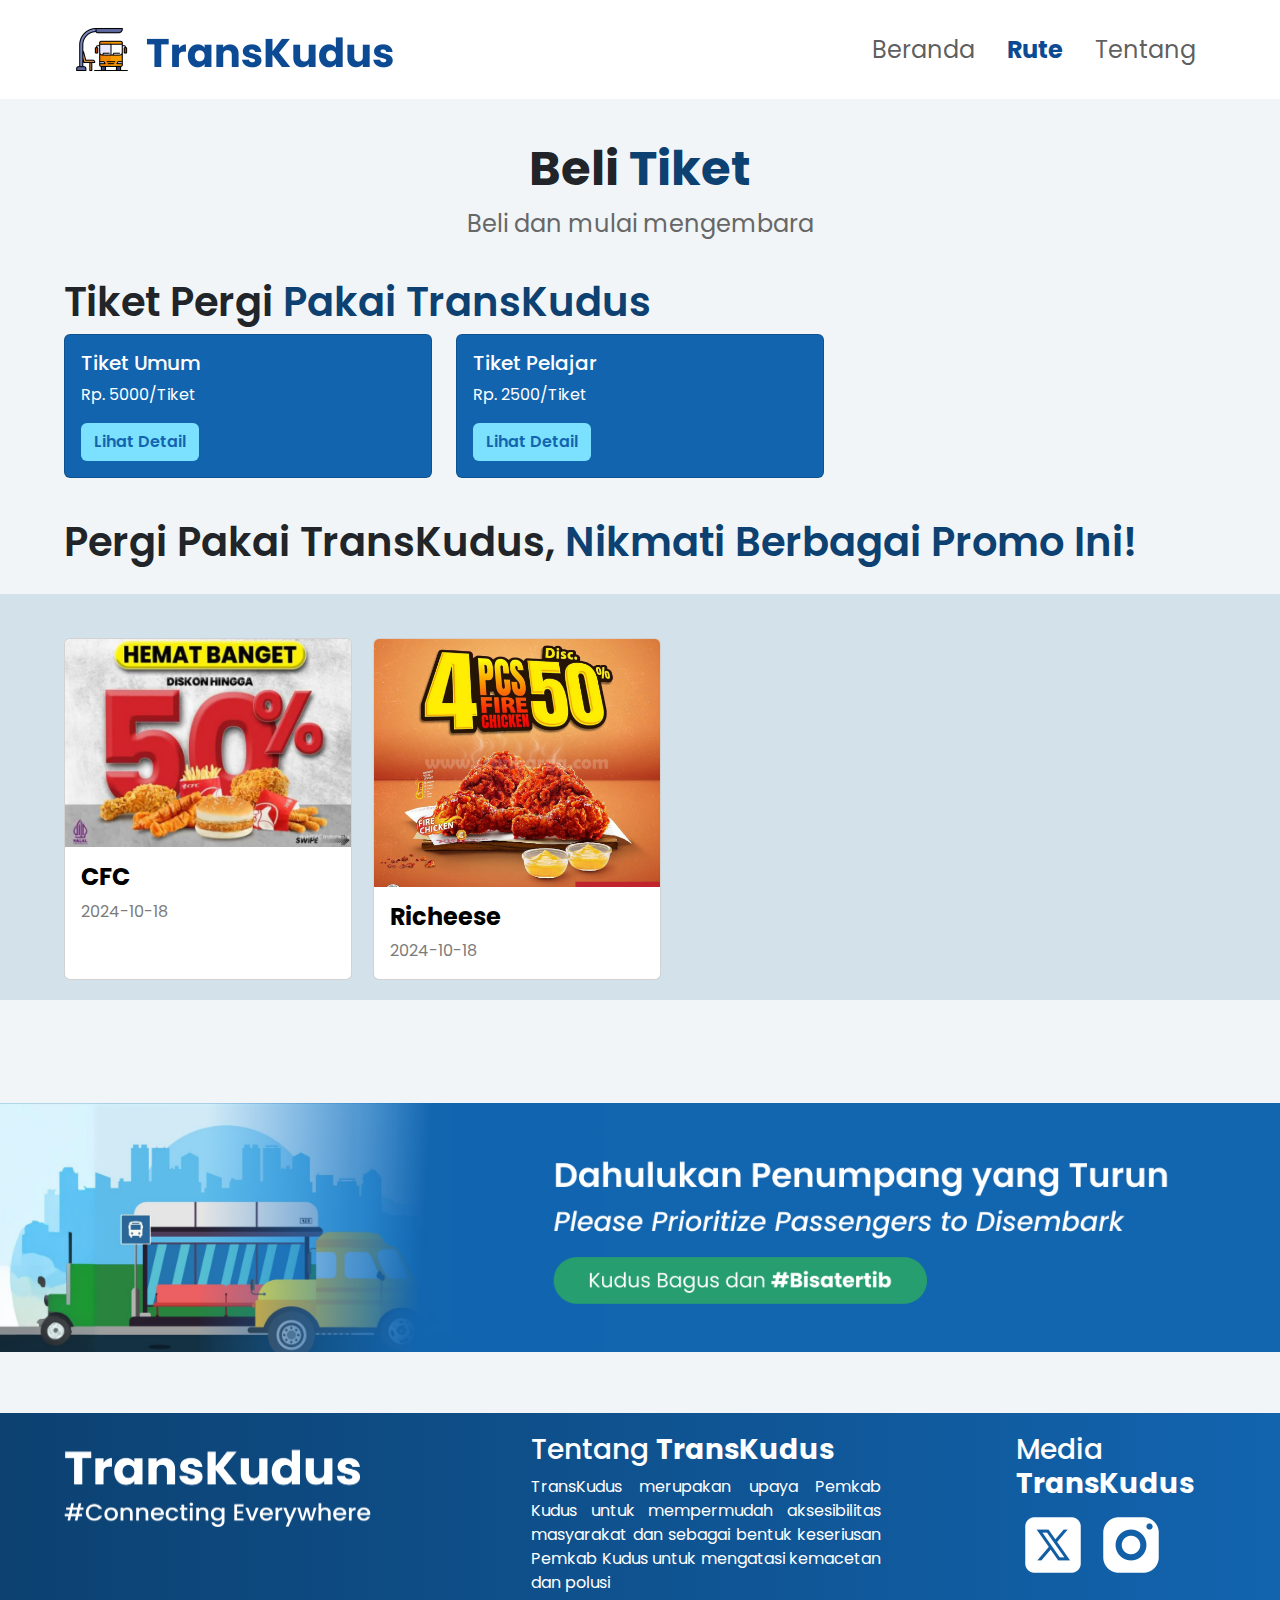
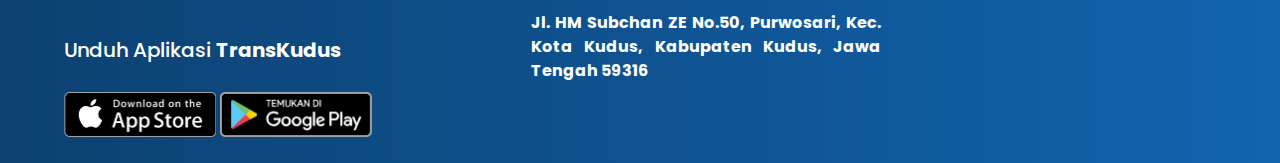
<file: beli_tiket.html>
<!doctype html>
<html lang="en">
  <head>
    <meta charset="utf-8">
    <meta name="viewport" content="width=device-width, initial-scale=1">
    <!-- link bootstrap -->
    <link href="https://cdn.jsdelivr.net/npm/bootstrap@5.3.3/dist/css/bootstrap.min.css" rel="stylesheet" integrity="sha384-QWTKZyjpPEjISv5WaRU9OFeRpok6YctnYmDr5pNlyT2bRjXh0JMhjY6hW+ALEwIH" crossorigin="anonymous">
    <!-- Link Google Fonts -->
    <link rel="preconnect" href="https://fonts.googleapis.com">
    <link rel="preconnect" href="https://fonts.gstatic.com" crossorigin>
    <link href="https://fonts.googleapis.com/css2?family=Poppins:ital,wght@0,100;0,200;0,300;0,400;0,500;0,600;0,700;0,800;0,900;1,100;1,200;1,300;1,400;1,500;1,600;1,700;1,800;1,900&display=swap" rel="stylesheet">
    <link rel="stylesheet" href="css/beli_tiket.css">
    <title>Welcome to TransKudus</title>
  </head>
  <body>
    <!-- Navigation bar -->
    <nav class="navbar navbar-expand-lg bg-white fixed-top">
        <div class="container-fluid d-flex justify-content-between align-items-center" style="margin: 15px 64px 15px 64px">
         <img src="assets/tk_logo.png" alt="logo" height="53px" width="328" class="me-2">
          <button class="navbar-toggler fs-6" type="button" data-bs-toggle="collapse" data-bs-target="#navbarNav" aria-controls="navbarNav" aria-expanded="false" aria-label="Toggle navigation">
            <span class="navbar-toggler-icon"></span>
          </button>
          <div class="collapse navbar-collapse" id="navbarNav">
            <ul class="navbar-nav ms-auto">
              <li class="nav-item me-3">
                <a class="nav-link" href="index.html">Beranda</a>
              </li>
              <li class="nav-item me-3">
                <a class="nav-link active" aria-current="page" style="color: #0C4A93;"href="rute.html"><b>Rute</b></a>
              </li>
              <li class="nav-item">
                <a class="nav-link" href="tentang.html">Tentang</a>
              </li>
            </ul>
          </div>
        </div>
      </nav>
    <!-- Contents -->
      <div class="header">
        <h3>Beli <span>Tiket</span></h3>
        <p>Beli dan mulai mengembara</p>
      </div>
      <div class="container_tickets">
        <h2>Tiket Pergi <span>Pakai TransKudus</span></h2>
        <!-- cards ticket -->
        <div class="row ticket">
            <div class="col-sm-4 mb-3 mb-sm-0">
              <div class="card">
                <div class="card-body">
                  <h5 class="card-title">Tiket Umum</h5>
                  <p class="card-text">Rp. 5000/Tiket</p>
                  <a href="#" class="btn btn-custom" data-bs-toggle="modal" data-bs-target="#detailModal1">Lihat Detail</a>
                </div>
              </div>
            <!-- Modal -->
            <div class="modal fade" id="detailModal1" tabindex="-1" aria-labelledby="detailModalLabel" aria-hidden="true">
                <div class="modal-dialog">
                <div class="modal-content">
                    <div class="modal-header">
                    <h5 class="modal-title" id="detailModalLabel">Detail Tiket Umum</h5>
                    <button type="button" class="btn-close" data-bs-dismiss="modal" aria-label="Close"></button>
                    </div>
                    <div class="modal-body">
                        <div class="head">
                            <img src="assets/modal_icon.png" alt="modal icon" width="70px" height="auto">
                            <div class="nama_tiket">
                                <h4>Tiket Umum</h4>
                                <p>Rp. 5000</p>
                            </div>
                        </div>
                        <ul>
                            <li>Tiket Umum digunakan untuk penumpang umum, sedangkan Tiket Pelajar hanya digunakan untuk penumpang pelajar.</li>
                            <li>Pembelian atau penggunaan Tiket Pelajar harus menunjukan Kartu Tanda Pelajar.</li>
                            <li>Tiket Non-Promo tidak ada masa berlakunya, sedangkan Tiket Promo ada masa berlakunya.</li>
                            <li>Tiket promo hanya dapat di beli dan digunakan hanya saat masa promo, jika tiket tidak digunakan setelah masa promo berakhir maka akan hangus.</li>
                            <li>Tiket yang sudah di beli tidak dapat dikembalikan (non-refundable).</li>
                        </ul>
                    </div>
                    <div class="modal-footer">
                    <button type="button" class="btn btn-secondary" data-bs-dismiss="modal">Tutup</button>
                    <a href="ketersediaan.html"><button type="button" class="btn btn-primary">Beli Tiket</button></a>
                    </div>
                </div>
                </div>
            </div>
            </div>
            <div class="col-sm-4">
              <div class="card">
                <div class="card-body">
                  <h5 class="card-title">Tiket Pelajar</h5>
                  <p class="card-text">Rp. 2500/Tiket</p>
                  <a href="#" class="btn btn-custom" data-bs-toggle="modal" data-bs-target="#detailModal2">Lihat Detail</a>
                </div>
              </div>
            </div>
            <!-- Modal -->
            <div class="modal fade" id="detailModal2" tabindex="-1" aria-labelledby="detailModalLabel" aria-hidden="true">
                <div class="modal-dialog">
                <div class="modal-content">
                    <div class="modal-header">
                    <h5 class="modal-title" id="detailModalLabel">Detail Tiket Umum</h5>
                    <button type="button" class="btn-close" data-bs-dismiss="modal" aria-label="Close"></button>
                    </div>
                    <div class="modal-body">
                        <div class="head">
                            <img src="assets/modal_icon.png" alt="modal icon" width="70px" height="auto">
                            <div class="nama_tiket">
                                <h4>Tiket Pelajar</h4>
                                <p>Rp. 2500</p>
                            </div>
                        </div>
                        <ul>
                            <li>Tiket Umum digunakan untuk penumpang umum, sedangkan Tiket Pelajar hanya digunakan untuk penumpang pelajar.</li>
                            <li>Pembelian atau penggunaan Tiket Pelajar harus menunjukan Kartu Tanda Pelajar.</li>
                            <li>Tiket Non-Promo tidak ada masa berlakunya, sedangkan Tiket Promo ada masa berlakunya.</li>
                            <li>Tiket promo hanya dapat di beli dan digunakan hanya saat masa promo, jika tiket tidak digunakan setelah masa promo berakhir maka akan hangus.</li>
                            <li>Tiket yang sudah di beli tidak dapat dikembalikan (non-refundable).</li>
                        </ul>
                    </div>
                    <div class="modal-footer">
                    <button type="button" class="btn btn-secondary" data-bs-dismiss="modal">Tutup</button>
                    <a href="validasi.html"><button type="button" class="btn btn-primary">Beli Tiket</button></a>
                    </div>
                </div>
                </div>
            </div>
          </div>
      </div>
      <!-- Promos -->
      <h2 class="h2-promo">Pergi Pakai TransKudus, <span>Nikmati Berbagai Promo Ini!</span></h2>
      <div class="promos">
        <div class="daftar_promo">
            <!-- CFC -->
            <div class="card mt-4" style="width: 18rem;">
                <img src="assets/image 12.png" class="card-img-top" alt="promo">
                <div class="card-body">
                <h4 style="color: black; font-weight: 700;">CFC</h4>
                <p class="card-text" style="color: #7b7b7b;">2024-10-18</p>
                </div>
            </div>
            <!-- Jenang -->
            <div class="card mt-4" style="width: 18rem;">
                <img src="assets/diskon 1.png" class="card-img-top" alt="promo jenang">
                <div class="card-body">
                <h4 style="color: black; font-weight: 700;">Richeese</h4>
                <p class="card-text" style="color: #7b7b7b;">2024-10-18</p>
                </div>
            </div>
        </div>
      </div>
      <img src="assets/slogan.png" alt="peringatan" class="peringatan img-fluid" style="margin-top: 103px;">

      <div class="footer" style="margin-top: 61px;">
        <div class="col1">
          <img src="assets/logo_footer.png" alt="logo footer" width="332px" height="94px">

          <div class="unduh">
            <h5>Unduh Aplikasi <b>TransKudus</b></h5>
          <div class="logo_download">
            <img src="assets/image 1.png" alt="download 1" style="height: 45px; width: auto;">
            <img src="assets/Group 1.png" alt="download 2" style="height: 45px; width: auto;">
          </div>
          </div>
          
        </div>
        <div class="col2">
          <h3>Tentang <b>TransKudus</b></h3>
          <p>TransKudus merupakan upaya Pemkab Kudus untuk mempermudah aksesibilitas masyarakat dan
             sebagai bentuk keseriusan Pemkab Kudus untuk mengatasi kemacetan dan polusi</p>
          <p><b>Jl. HM Subchan ZE No.50, Purwosari, Kec. Kota Kudus, Kabupaten Kudus, Jawa Tengah 59316</b></p>
        </div>
        <div class="col3">
          <h3>Media <b>TransKudus</b></h3>
          <div class="medsos">
            <img src="assets/TwitterX.png" alt="TwitterX" height="74px" width="auto">
            <img src="assets/Instagram.png" alt="Instagram" height="74px" width="auto">
          </div>
        </div>
      </div>
        <!-- Link ke JavaScript Bootstrap -->
        <script src="https://cdn.jsdelivr.net/npm/bootstrap@5.3.0/dist/js/bootstrap.bundle.min.js"></script>
  </body>
 
</html>
</file>
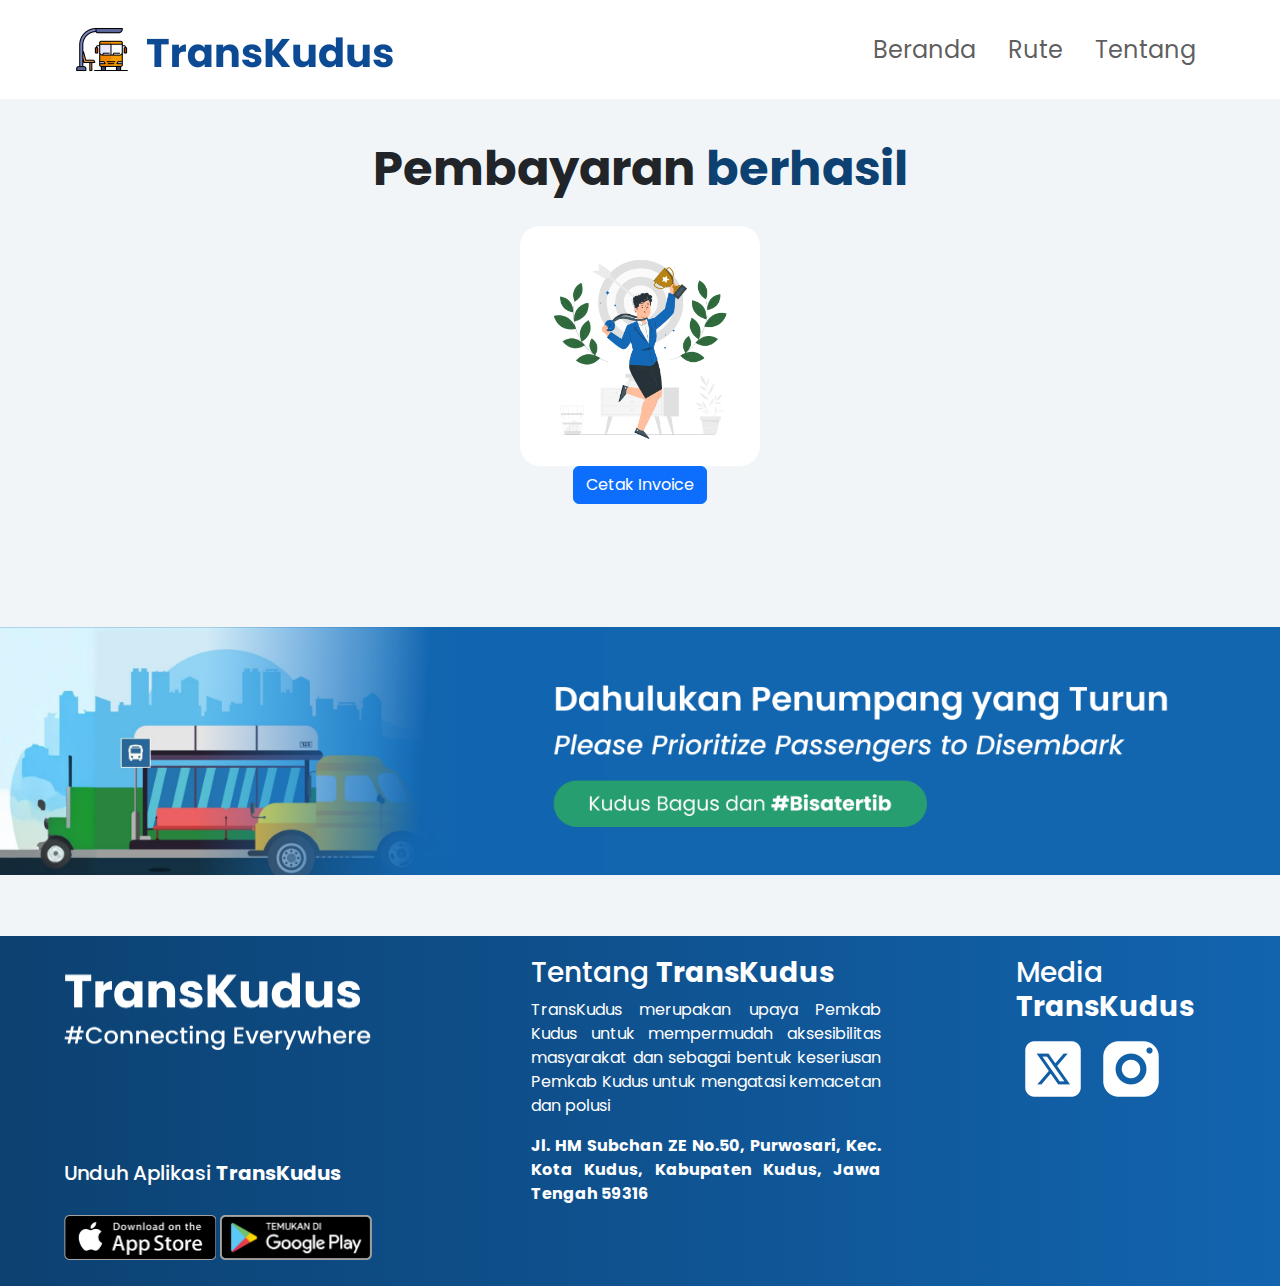
<file: berhasil.html>
<!doctype html>
<html lang="en">
  <head>
    <meta charset="utf-8">
    <meta name="viewport" content="width=device-width, initial-scale=1">
    <!-- link bootstrap -->
    <link href="https://cdn.jsdelivr.net/npm/bootstrap@5.3.3/dist/css/bootstrap.min.css" rel="stylesheet" integrity="sha384-QWTKZyjpPEjISv5WaRU9OFeRpok6YctnYmDr5pNlyT2bRjXh0JMhjY6hW+ALEwIH" crossorigin="anonymous">
    <!-- Link Google Fonts -->
    <link rel="preconnect" href="https://fonts.googleapis.com">
    <link rel="preconnect" href="https://fonts.gstatic.com" crossorigin>
    <link href="https://fonts.googleapis.com/css2?family=Poppins:ital,wght@0,100;0,200;0,300;0,400;0,500;0,600;0,700;0,800;0,900;1,100;1,200;1,300;1,400;1,500;1,600;1,700;1,800;1,900&display=swap" rel="stylesheet">
    <link rel="stylesheet" href="css/konfirmasi.css">
    <title>Welcome to TransKudus</title>
  </head>
  <body>
    <!-- Navigation bar -->
    <nav class="navbar navbar-expand-lg bg-white fixed-top">
        <div class="container-fluid d-flex justify-content-between align-items-center" style="margin: 15px 64px 15px 64px">
         <img src="assets/tk_logo.png" alt="logo" height="53px" width="328" class="me-2">
          <button class="navbar-toggler fs-6" type="button" data-bs-toggle="collapse" data-bs-target="#navbarNav" aria-controls="navbarNav" aria-expanded="false" aria-label="Toggle navigation">
            <span class="navbar-toggler-icon"></span>
          </button>
          <div class="collapse navbar-collapse" id="navbarNav">
            <ul class="navbar-nav ms-auto">
              <li class="nav-item me-3">
                <a class="nav-link" href="index.html">Beranda</a>
              </li>
              <li class="nav-item me-3">
                <a class="nav-link" href="rute.html">Rute</a>
              </li>
              <li class="nav-item">
                <a class="nav-link" href="tentang.html">Tentang</a>
              </li>
            </ul>
          </div>
        </div>
      </nav>
    <!-- Contents -->
     <!-- header informasi rute -->
      <div class="header">
        <h3>Pembayaran <span>berhasil</span></h3>
      </div>
      <!-- Payment menthod -->
       <div class="payment">
        <div class="method">
            <a><img src="assets/Achievement-pana 1.png" alt="credit card" width="200px" height="auto"></a>
        </div>
        <a href="invoice.html"><button type="button" class="btn btn-primary">Cetak Invoice</button></a>
       </div>
      <img src="assets/slogan.png" alt="peringatan" class="peringatan img-fluid" style="margin-top: 103px;">

      <div class="footer" style="margin-top: 61px;">
        <div class="col1">
          <img src="assets/logo_footer.png" alt="logo footer" width="332px" height="94px">

          <div class="unduh">
            <h5>Unduh Aplikasi <b>TransKudus</b></h5>
          <div class="logo_download">
            <img src="assets/image 1.png" alt="download 1" style="height: 45px; width: auto;">
            <img src="assets/Group 1.png" alt="download 2" style="height: 45px; width: auto;">
          </div>
          </div>
          
        </div>
        <div class="col2">
          <h3>Tentang <b>TransKudus</b></h3>
          <p>TransKudus merupakan upaya Pemkab Kudus untuk mempermudah aksesibilitas masyarakat dan
             sebagai bentuk keseriusan Pemkab Kudus untuk mengatasi kemacetan dan polusi</p>
          <p><b>Jl. HM Subchan ZE No.50, Purwosari, Kec. Kota Kudus, Kabupaten Kudus, Jawa Tengah 59316</b></p>
        </div>
        <div class="col3">
          <h3>Media <b>TransKudus</b></h3>
          <div class="medsos">
            <img src="assets/TwitterX.png" alt="TwitterX" height="74px" width="auto">
            <img src="assets/Instagram.png" alt="Instagram" height="74px" width="auto">
          </div>
        </div>
      </div>
        <!-- Link ke JavaScript Bootstrap -->
        <script src="https://cdn.jsdelivr.net/npm/bootstrap@5.3.0/dist/js/bootstrap.bundle.min.js"></script>
  </body>
 
</html>
</file>
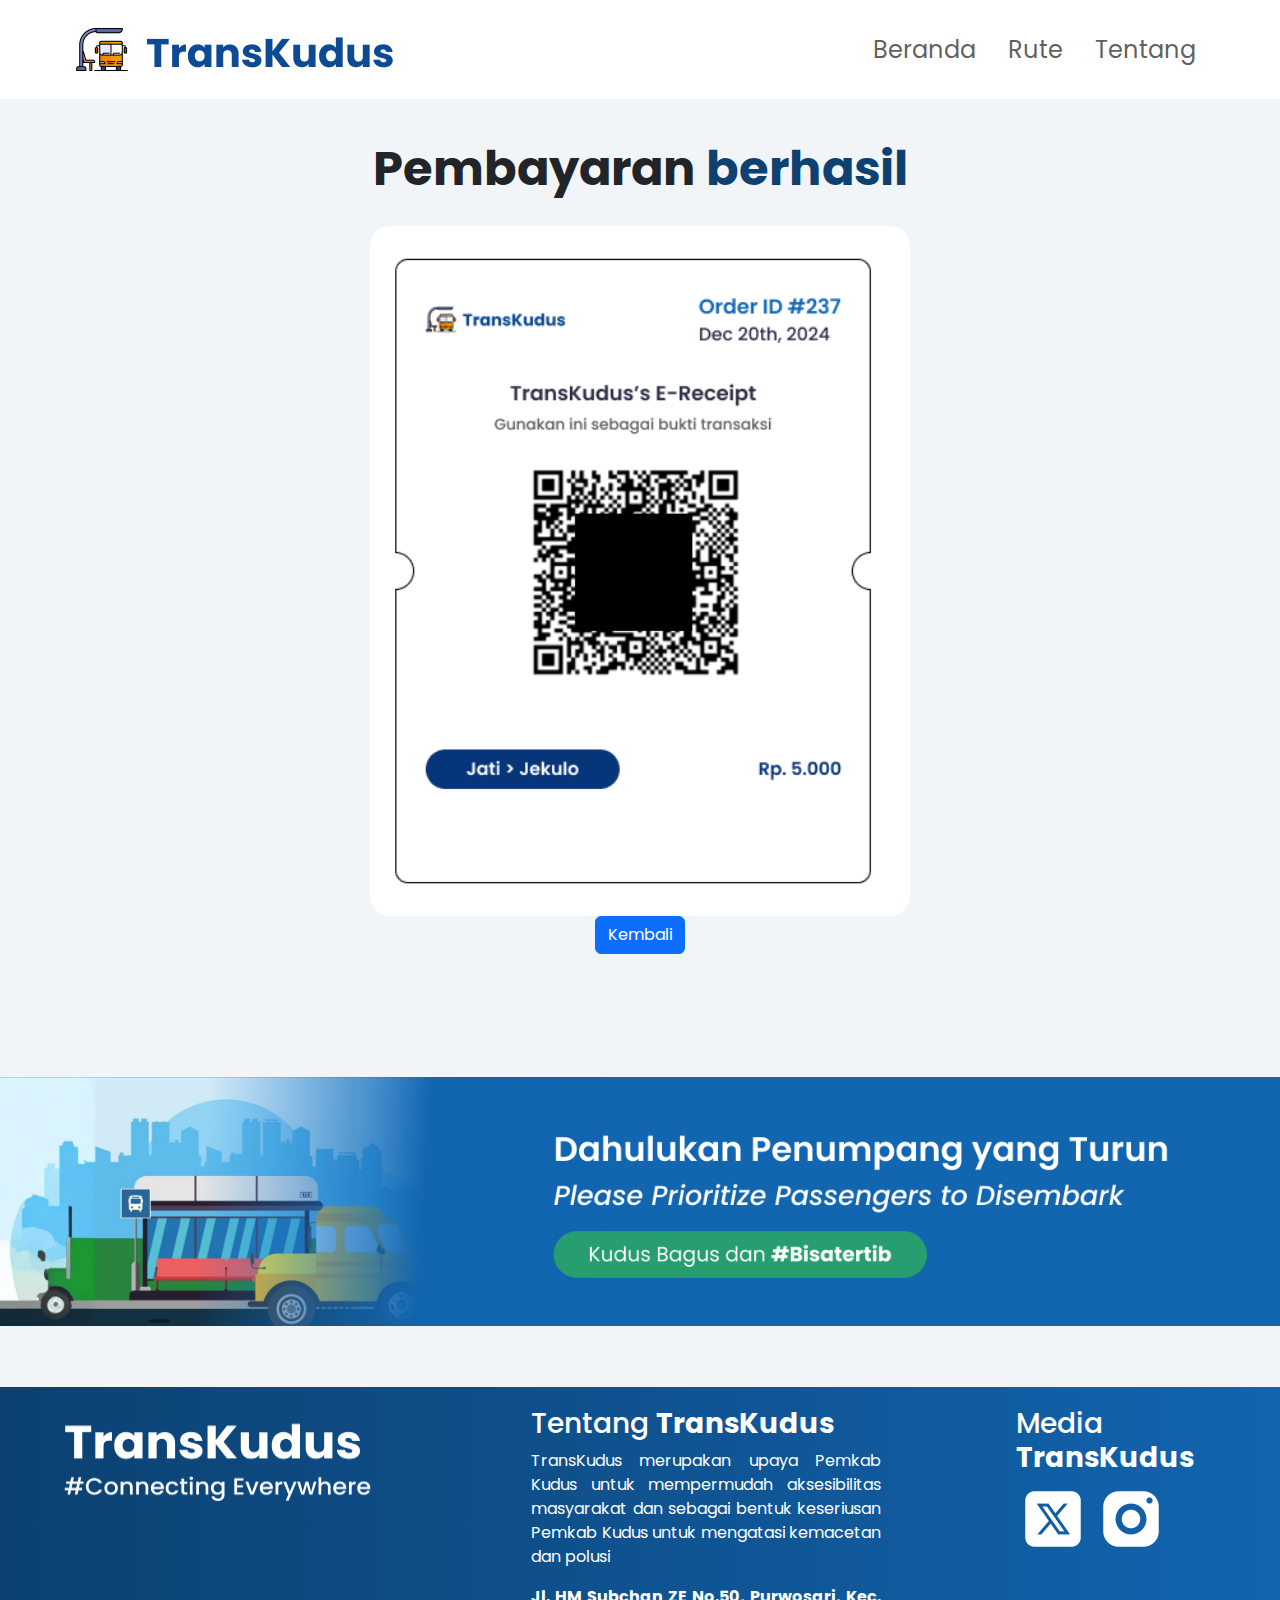
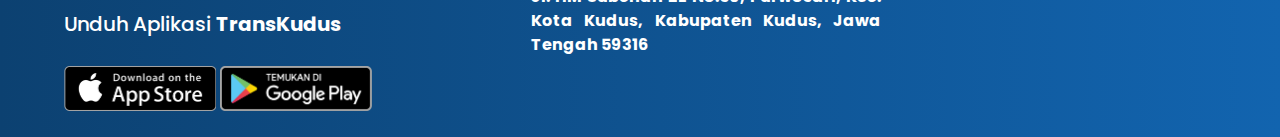
<file: invoice.html>
<!doctype html>
<html lang="en">
  <head>
    <meta charset="utf-8">
    <meta name="viewport" content="width=device-width, initial-scale=1">
    <!-- link bootstrap -->
    <link href="https://cdn.jsdelivr.net/npm/bootstrap@5.3.3/dist/css/bootstrap.min.css" rel="stylesheet" integrity="sha384-QWTKZyjpPEjISv5WaRU9OFeRpok6YctnYmDr5pNlyT2bRjXh0JMhjY6hW+ALEwIH" crossorigin="anonymous">
    <!-- Link Google Fonts -->
    <link rel="preconnect" href="https://fonts.googleapis.com">
    <link rel="preconnect" href="https://fonts.gstatic.com" crossorigin>
    <link href="https://fonts.googleapis.com/css2?family=Poppins:ital,wght@0,100;0,200;0,300;0,400;0,500;0,600;0,700;0,800;0,900;1,100;1,200;1,300;1,400;1,500;1,600;1,700;1,800;1,900&display=swap" rel="stylesheet">
    <link rel="stylesheet" href="css/konfirmasi.css">
    <title>Welcome to TransKudus</title>
  </head>
  <body>
    <!-- Navigation bar -->
    <nav class="navbar navbar-expand-lg bg-white fixed-top">
        <div class="container-fluid d-flex justify-content-between align-items-center" style="margin: 15px 64px 15px 64px">
         <img src="assets/tk_logo.png" alt="logo" height="53px" width="328" class="me-2">
          <button class="navbar-toggler fs-6" type="button" data-bs-toggle="collapse" data-bs-target="#navbarNav" aria-controls="navbarNav" aria-expanded="false" aria-label="Toggle navigation">
            <span class="navbar-toggler-icon"></span>
          </button>
          <div class="collapse navbar-collapse" id="navbarNav">
            <ul class="navbar-nav ms-auto">
              <li class="nav-item me-3">
                <a class="nav-link" href="index.html">Beranda</a>
              </li>
              <li class="nav-item me-3">
                <a class="nav-link" href="rute.html">Rute</a>
              </li>
              <li class="nav-item">
                <a class="nav-link" href="tentang.html">Tentang</a>
              </li>
            </ul>
          </div>
        </div>
      </nav>
    <!-- Contents -->
     <!-- header informasi rute -->
      <div class="header">
        <h3>Pembayaran <span>berhasil</span></h3>
      </div>
      <!-- Payment menthod -->
       <div class="payment">
        <div class="method">
            <a><img src="assets/Frame 304 (1).png" alt="credit card" width="500px" height="auto"></a>
        </div>
        <a href="index.html"><button type="button" class="btn btn-primary">Kembali</button></a>
       </div>
      <img src="assets/slogan.png" alt="peringatan" class="peringatan img-fluid" style="margin-top: 103px;">

      <div class="footer" style="margin-top: 61px;">
        <div class="col1">
          <img src="assets/logo_footer.png" alt="logo footer" width="332px" height="94px">

          <div class="unduh">
            <h5>Unduh Aplikasi <b>TransKudus</b></h5>
          <div class="logo_download">
            <img src="assets/image 1.png" alt="download 1" style="height: 45px; width: auto;">
            <img src="assets/Group 1.png" alt="download 2" style="height: 45px; width: auto;">
          </div>
          </div>
          
        </div>
        <div class="col2">
          <h3>Tentang <b>TransKudus</b></h3>
          <p>TransKudus merupakan upaya Pemkab Kudus untuk mempermudah aksesibilitas masyarakat dan
             sebagai bentuk keseriusan Pemkab Kudus untuk mengatasi kemacetan dan polusi</p>
          <p><b>Jl. HM Subchan ZE No.50, Purwosari, Kec. Kota Kudus, Kabupaten Kudus, Jawa Tengah 59316</b></p>
        </div>
        <div class="col3">
          <h3>Media <b>TransKudus</b></h3>
          <div class="medsos">
            <img src="assets/TwitterX.png" alt="TwitterX" height="74px" width="auto">
            <img src="assets/Instagram.png" alt="Instagram" height="74px" width="auto">
          </div>
        </div>
      </div>
        <!-- Link ke JavaScript Bootstrap -->
        <script src="https://cdn.jsdelivr.net/npm/bootstrap@5.3.0/dist/js/bootstrap.bundle.min.js"></script>
  </body>
 
</html>
</file>
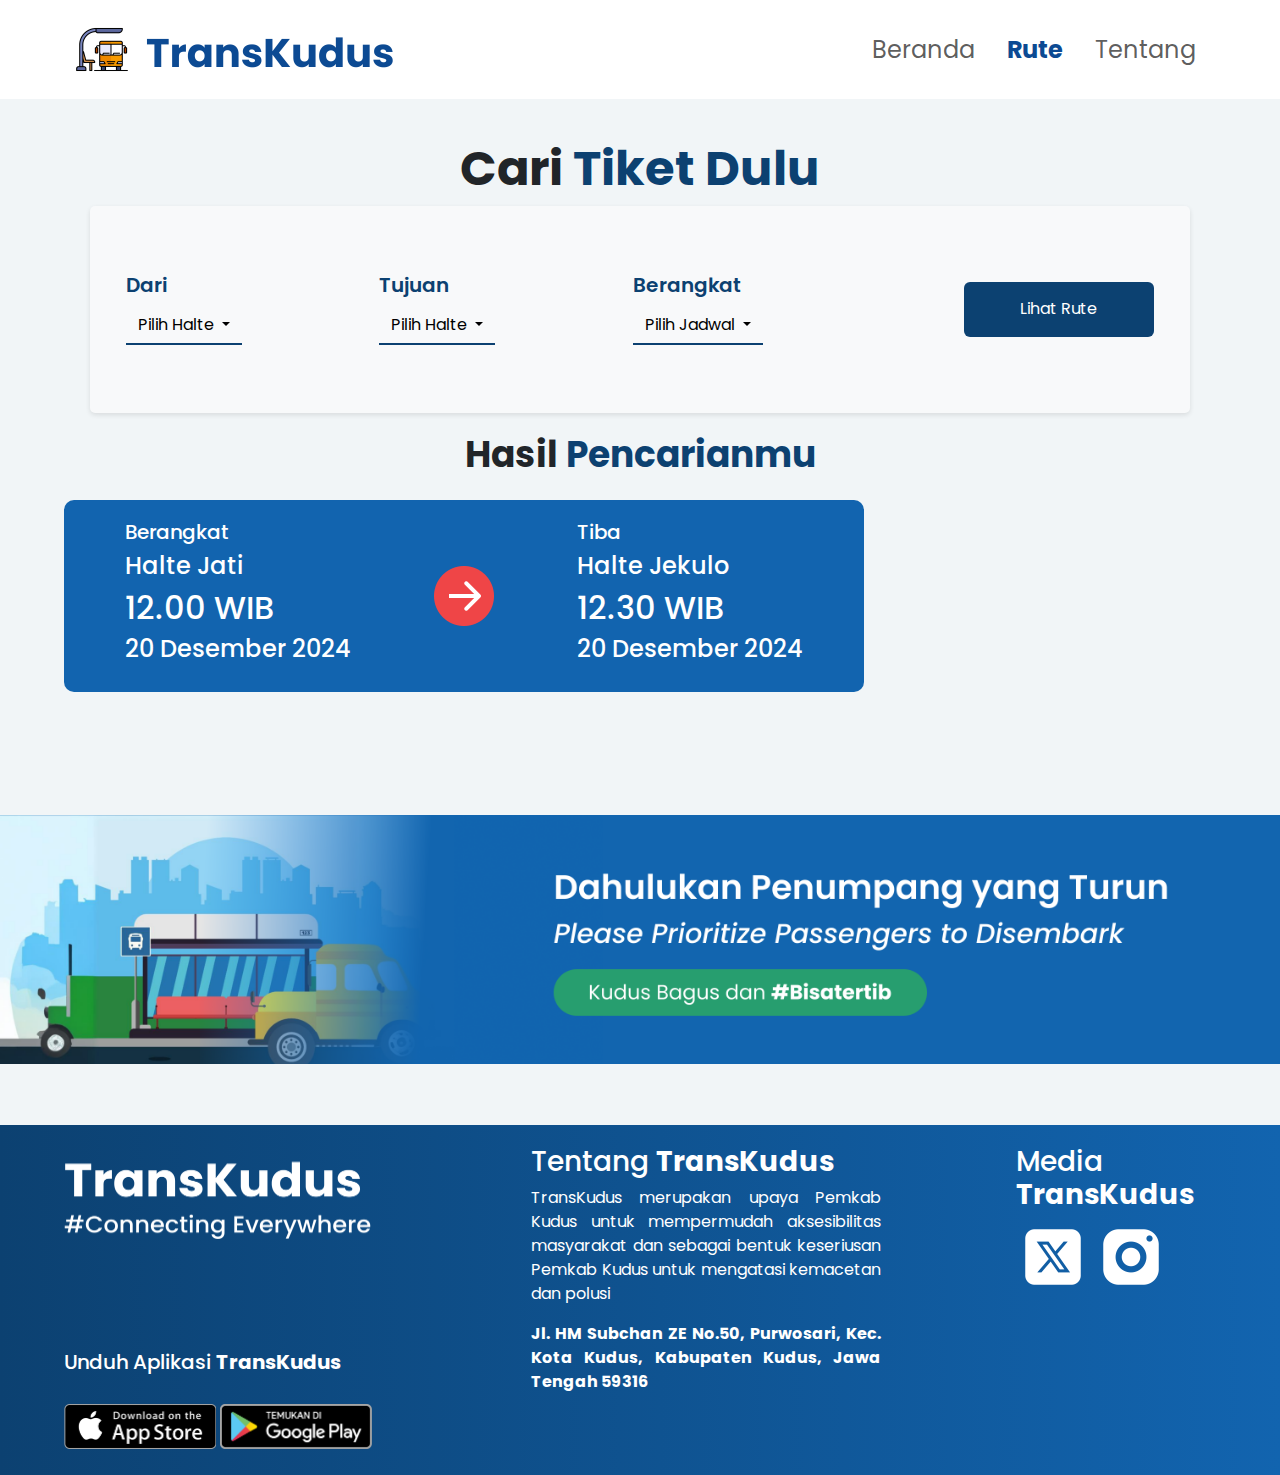
<file: ketersediaan.html>
<!doctype html>
<html lang="en">
  <head>
    <meta charset="utf-8">
    <meta name="viewport" content="width=device-width, initial-scale=1">
    <!-- link bootstrap -->
    <link href="https://cdn.jsdelivr.net/npm/bootstrap@5.3.3/dist/css/bootstrap.min.css" rel="stylesheet" integrity="sha384-QWTKZyjpPEjISv5WaRU9OFeRpok6YctnYmDr5pNlyT2bRjXh0JMhjY6hW+ALEwIH" crossorigin="anonymous">
    <!-- Link Google Fonts -->
    <link rel="preconnect" href="https://fonts.googleapis.com">
    <link rel="preconnect" href="https://fonts.gstatic.com" crossorigin>
    <link href="https://fonts.googleapis.com/css2?family=Poppins:ital,wght@0,100;0,200;0,300;0,400;0,500;0,600;0,700;0,800;0,900;1,100;1,200;1,300;1,400;1,500;1,600;1,700;1,800;1,900&display=swap" rel="stylesheet">
    <link rel="stylesheet" href="css/ketersediaan.css">
    <title>Welcome to TransKudus</title>
  </head>
  <body>
    <!-- Navigation bar -->
    <nav class="navbar navbar-expand-lg bg-white fixed-top">
        <div class="container-fluid d-flex justify-content-between align-items-center" style="margin: 15px 64px 15px 64px">
         <img src="assets/tk_logo.png" alt="logo" height="53px" width="328" class="me-2">
          <button class="navbar-toggler fs-6" type="button" data-bs-toggle="collapse" data-bs-target="#navbarNav" aria-controls="navbarNav" aria-expanded="false" aria-label="Toggle navigation">
            <span class="navbar-toggler-icon"></span>
          </button>
          <div class="collapse navbar-collapse" id="navbarNav">
            <ul class="navbar-nav ms-auto">
              <li class="nav-item me-3">
                <a class="nav-link" href="index.html">Beranda</a>
              </li>
              <li class="nav-item me-3">
                <a class="nav-link active" aria-current="page" style="color: #0C4A93;"href="rute.html"><b>Rute</b></a>
              </li>
              <li class="nav-item">
                <a class="nav-link" href="tentang.html">Tentang</a>
              </li>
            </ul>
          </div>
        </div>
      </nav>
    <!-- Contents -->
      <div class="header">
        <h3>Cari <span>Tiket Dulu</span></h3>
      </div>
    <!-- info rute -->
    <div class="infoRute" width="1384px">
        <div class="dari me-5">
          <h5>Dari</h5>
          <!-- dropdown -->
          <div class="dropdown">
            <a class="btn btn-secondary dropdown-toggle" href="#" role="button" data-bs-toggle="dropdown" aria-expanded="false">
              Pilih Halte
            </a>
            <ul class="dropdown-menu">
              <li><a class="dropdown-item" href="#">Halte Jati</a></li>
              <li><a class="dropdown-item" href="#">Halte Mejobo</a></li>
              <li><a class="dropdown-item" href="#">Halte Jekulo</a></li>
            </ul>
          </div>
        </div>
        <div class="tujuan me-5">
            <h5>Tujuan</h5>
            <!-- dropdown -->
            <div class="dropdown">
              <a class="btn btn-secondary dropdown-toggle" href="#" role="button" data-bs-toggle="dropdown" aria-expanded="false">
                Pilih Halte
              </a>
              <ul class="dropdown-menu">
                <li><a class="dropdown-item" href="#">Halte Jati</a></li>
                <li><a class="dropdown-item" href="#">Halte Mejobo</a></li>
                <li><a class="dropdown-item" href="#">Halte Jekulo</a></li>
              </ul>
            </div>
        </div>
        <div class="jadwal me-5">
            <h5>Berangkat</h5>
            <div class="dropdown"></div>
              <a class="btn btn-secondary dropdown-toggle" href="#" role="button" data-bs-toggle="dropdown" aria-expanded="false">
                Pilih Jadwal
              </a>
              <ul class="dropdown-menu">
                <li><a class="dropdown-item" href="#">Senin, 08:00</a></li> 
                <li><a class="dropdown-item" href="#">Selasa, 08:00</a></li>
                <li><a class="dropdown-item" href="#">Rabu, 08:00</a></li>
                <li><a class="dropdown-item" href="#">Kamis, 08:00</a></li>
                <li><a class="dropdown-item" href="#">Jumat, 08:00</a></li>
                <li><a class="dropdown-item" href="#">Sabtu, 08:00</a></li>
              </ul>
          </div>
          <button type="button" class="btn btn-custom">Lihat Rute</button>
        </div>
        <div class="hasil">
            <h3>Hasil <span>Pencarianmu</span></h3>
            <a href="pembayaran.html">
                <div class="kartu mt-4">
                    <div class="mangkat">
                        <h5>Berangkat</h5>
                        <h4>Halte Jati</h4>
                        <h2>12.00 WIB</h2>
                        <h4>20 Desember 2024</h4>
                    </div>
                    <img src="assets/arrow.png" alt="arrow" width="60px" height="60px">
                    <div class="balik">
                        <h5>Tiba</h5>
                        <h4>Halte Jekulo</h4>
                        <h2>12.30 WIB</h2>
                        <h4>20 Desember 2024</h4>
                    </div>
                </div>
            </a>
        </div>
    <img src="assets/slogan.png" alt="peringatan" class="peringatan img-fluid" style="margin-top: 103px;">   
    
            

      <div class="footer" style="margin-top: 61px;">
        <div class="col1">
          <img src="assets/logo_footer.png" alt="logo footer" width="332px" height="94px">

          <div class="unduh">
            <h5>Unduh Aplikasi <b>TransKudus</b></h5>
          <div class="logo_download">
            <img src="assets/image 1.png" alt="download 1" style="height: 45px; width: auto;">
            <img src="assets/Group 1.png" alt="download 2" style="height: 45px; width: auto;">
          </div>
          </div>
          
        </div>
        <div class="col2">
          <h3>Tentang <b>TransKudus</b></h3>
          <p>TransKudus merupakan upaya Pemkab Kudus untuk mempermudah aksesibilitas masyarakat dan
             sebagai bentuk keseriusan Pemkab Kudus untuk mengatasi kemacetan dan polusi</p>
          <p><b>Jl. HM Subchan ZE No.50, Purwosari, Kec. Kota Kudus, Kabupaten Kudus, Jawa Tengah 59316</b></p>
        </div>
        <div class="col3">
          <h3>Media <b>TransKudus</b></h3>
          <div class="medsos">
            <img src="assets/TwitterX.png" alt="TwitterX" height="74px" width="auto">
            <img src="assets/Instagram.png" alt="Instagram" height="74px" width="auto">
          </div>
        </div>
      </div>
        <!-- Link ke JavaScript Bootstrap -->
        <script src="https://cdn.jsdelivr.net/npm/bootstrap@5.3.0/dist/js/bootstrap.bundle.min.js"></script>
  </body>
 
</html>
</file>
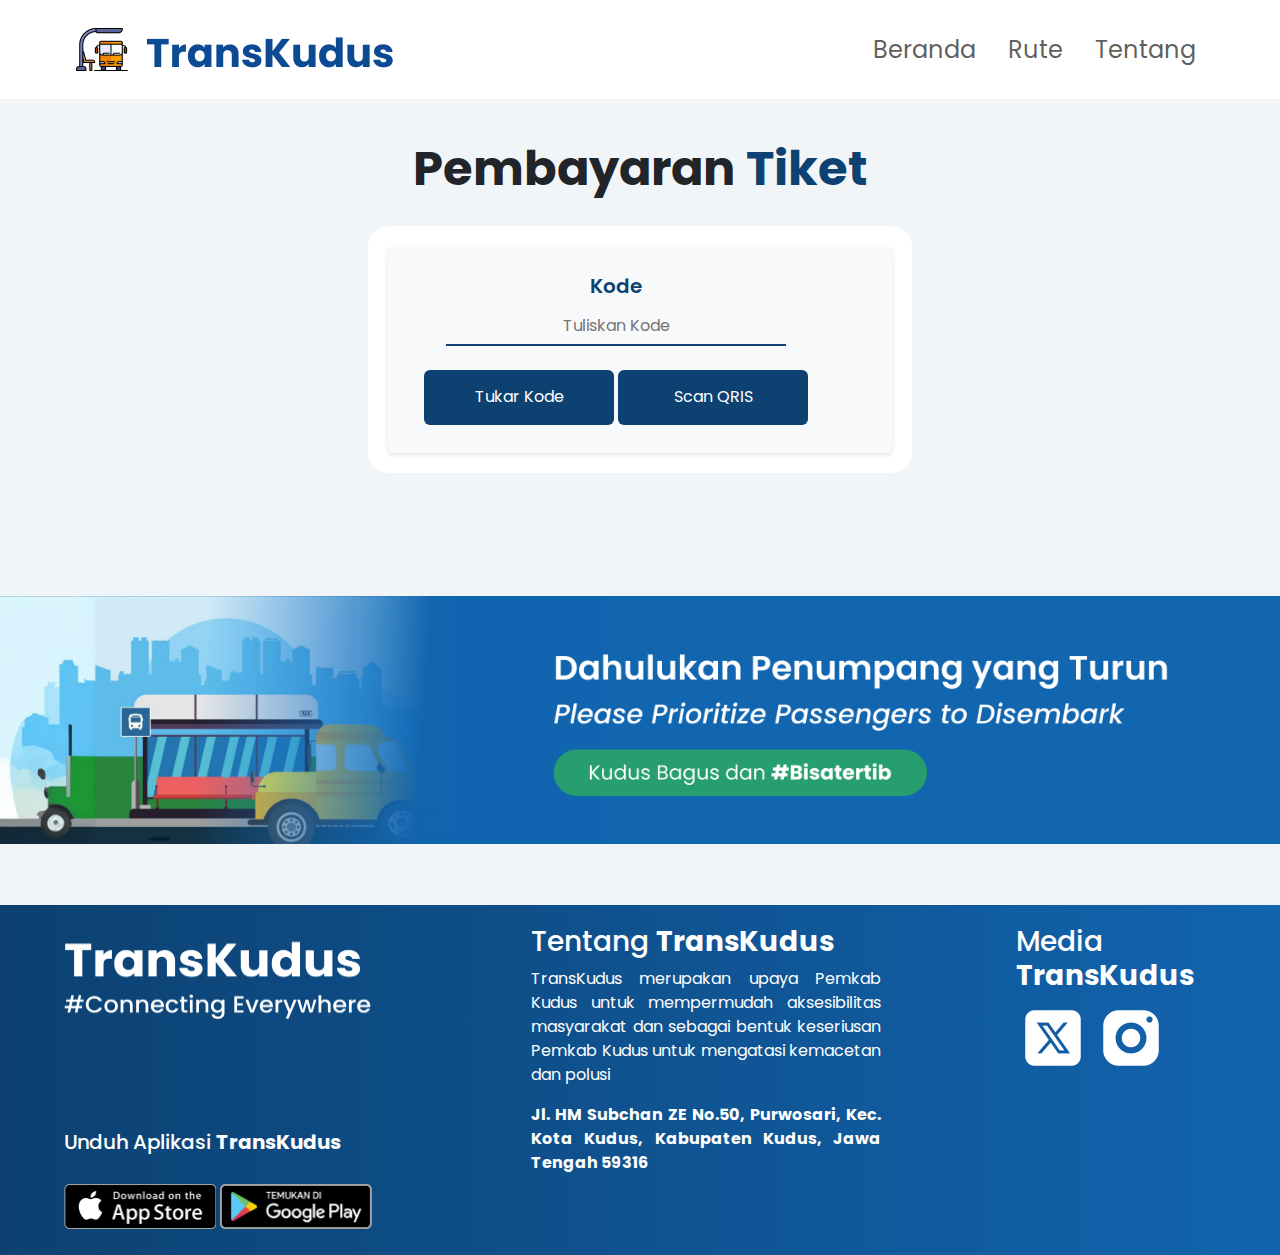
<file: konfirmasi.html>
<!doctype html>
<html lang="en">
  <head>
    <meta charset="utf-8">
    <meta name="viewport" content="width=device-width, initial-scale=1">
    <!-- link bootstrap -->
    <link href="https://cdn.jsdelivr.net/npm/bootstrap@5.3.3/dist/css/bootstrap.min.css" rel="stylesheet" integrity="sha384-QWTKZyjpPEjISv5WaRU9OFeRpok6YctnYmDr5pNlyT2bRjXh0JMhjY6hW+ALEwIH" crossorigin="anonymous">
    <!-- Link Google Fonts -->
    <link rel="preconnect" href="https://fonts.googleapis.com">
    <link rel="preconnect" href="https://fonts.gstatic.com" crossorigin>
    <link href="https://fonts.googleapis.com/css2?family=Poppins:ital,wght@0,100;0,200;0,300;0,400;0,500;0,600;0,700;0,800;0,900;1,100;1,200;1,300;1,400;1,500;1,600;1,700;1,800;1,900&display=swap" rel="stylesheet">
    <link rel="stylesheet" href="css/konfirmasi.css">
    <title>Welcome to TransKudus</title>
  </head>
  <body>
    <!-- Navigation bar -->
    <nav class="navbar navbar-expand-lg bg-white fixed-top">
        <div class="container-fluid d-flex justify-content-between align-items-center" style="margin: 15px 64px 15px 64px">
         <img src="assets/tk_logo.png" alt="logo" height="53px" width="328" class="me-2">
          <button class="navbar-toggler fs-6" type="button" data-bs-toggle="collapse" data-bs-target="#navbarNav" aria-controls="navbarNav" aria-expanded="false" aria-label="Toggle navigation">
            <span class="navbar-toggler-icon"></span>
          </button>
          <div class="collapse navbar-collapse" id="navbarNav">
            <ul class="navbar-nav ms-auto">
              <li class="nav-item me-3">
                <a class="nav-link" href="index.html">Beranda</a>
              </li>
              <li class="nav-item me-3">
                <a class="nav-link" href="rute.html">Rute</a>
              </li>
              <li class="nav-item">
                <a class="nav-link" href="tentang.html">Tentang</a>
              </li>
            </ul>
          </div>
        </div>
      </nav>
    <!-- Contents -->
     <!-- header informasi rute -->
      <div class="header">
        <h3>Pembayaran <span>Tiket</span></h3>
      </div>
      <!-- Payment menthod -->
       <div class="payment">
        <div class="method">
            <div class="infoRute" width="1384px">
                <div class="dari me-5">
                  <!-- dropdown -->
                  <div class="dropdown">
                    <h5 class="card-title">Kode</h5>
                    <input type="text" class="btn dropdown-toggle" id="halte" name="halte" placeholder="Tuliskan Kode">
                    <br><br>
                    <a href="invoice.html"><button type="button" class="btn btn-custom">Tukar Kode</button></a>
                    <a href="scan.html"><button type="button" class="btn btn-custom">Scan QRIS</button></a>
                  </div>
                </div>
              </div>
        </div>
       </div>
      <img src="assets/slogan.png" alt="peringatan" class="peringatan img-fluid" style="margin-top: 103px;">

      <div class="footer" style="margin-top: 61px;">
        <div class="col1">
          <img src="assets/logo_footer.png" alt="logo footer" width="332px" height="94px">

          <div class="unduh">
            <h5>Unduh Aplikasi <b>TransKudus</b></h5>
          <div class="logo_download">
            <img src="assets/image 1.png" alt="download 1" style="height: 45px; width: auto;">
            <img src="assets/Group 1.png" alt="download 2" style="height: 45px; width: auto;">
          </div>
          </div>
          
        </div>
        <div class="col2">
          <h3>Tentang <b>TransKudus</b></h3>
          <p>TransKudus merupakan upaya Pemkab Kudus untuk mempermudah aksesibilitas masyarakat dan
             sebagai bentuk keseriusan Pemkab Kudus untuk mengatasi kemacetan dan polusi</p>
          <p><b>Jl. HM Subchan ZE No.50, Purwosari, Kec. Kota Kudus, Kabupaten Kudus, Jawa Tengah 59316</b></p>
        </div>
        <div class="col3">
          <h3>Media <b>TransKudus</b></h3>
          <div class="medsos">
            <img src="assets/TwitterX.png" alt="TwitterX" height="74px" width="auto">
            <img src="assets/Instagram.png" alt="Instagram" height="74px" width="auto">
          </div>
        </div>
      </div>
        <!-- Link ke JavaScript Bootstrap -->
        <script src="https://cdn.jsdelivr.net/npm/bootstrap@5.3.0/dist/js/bootstrap.bundle.min.js"></script>
  </body>
 
</html>
</file>
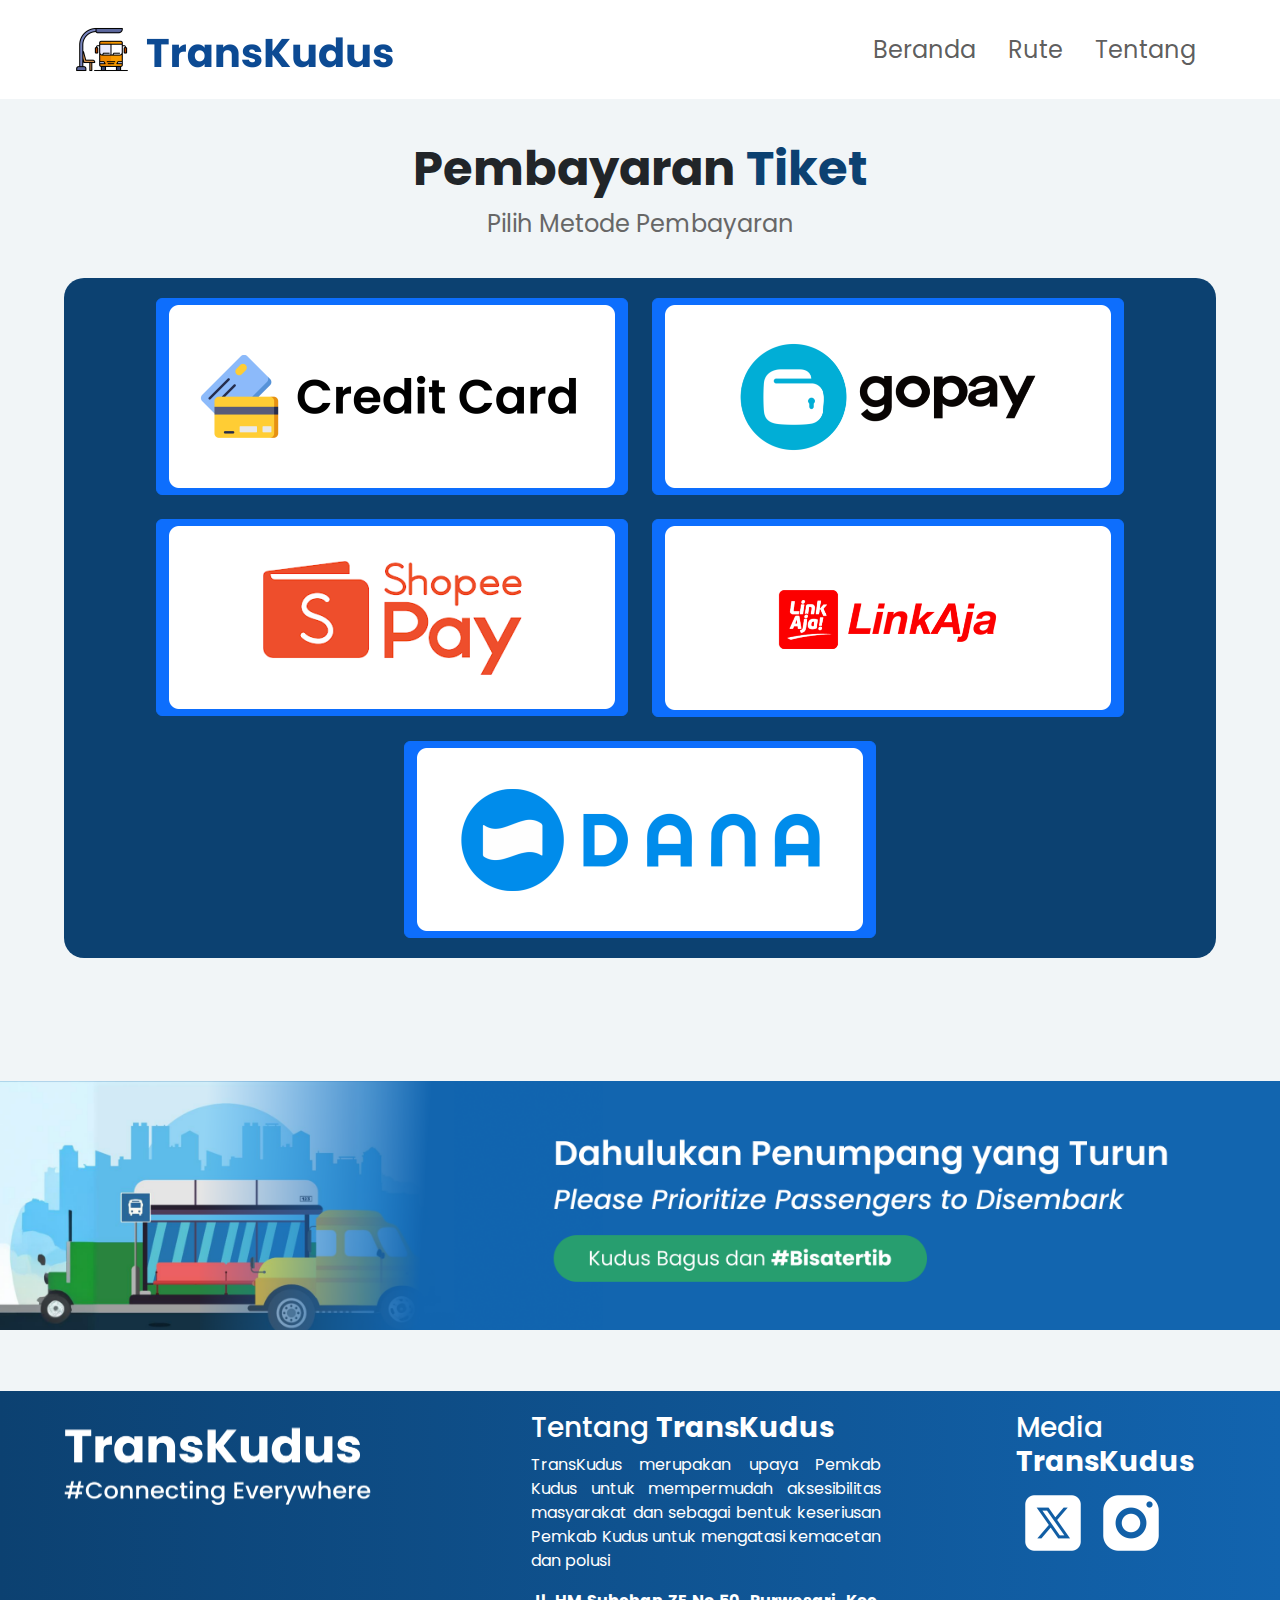
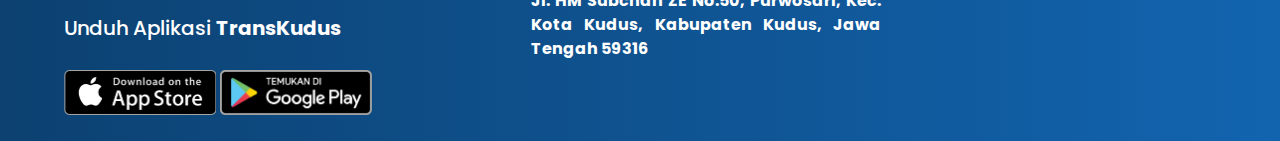
<file: pembayaran.html>
<!doctype html>
<html lang="en">
  <head>
    <meta charset="utf-8">
    <meta name="viewport" content="width=device-width, initial-scale=1">
    <!-- link bootstrap -->
    <link href="https://cdn.jsdelivr.net/npm/bootstrap@5.3.3/dist/css/bootstrap.min.css" rel="stylesheet" integrity="sha384-QWTKZyjpPEjISv5WaRU9OFeRpok6YctnYmDr5pNlyT2bRjXh0JMhjY6hW+ALEwIH" crossorigin="anonymous">
    <!-- Link Google Fonts -->
    <link rel="preconnect" href="https://fonts.googleapis.com">
    <link rel="preconnect" href="https://fonts.gstatic.com" crossorigin>
    <link href="https://fonts.googleapis.com/css2?family=Poppins:ital,wght@0,100;0,200;0,300;0,400;0,500;0,600;0,700;0,800;0,900;1,100;1,200;1,300;1,400;1,500;1,600;1,700;1,800;1,900&display=swap" rel="stylesheet">
    <link rel="stylesheet" href="css/rute.css">
    <title>Welcome to TransKudus</title>
  </head>
  <body>
    <!-- Navigation bar -->
    <nav class="navbar navbar-expand-lg bg-white fixed-top">
        <div class="container-fluid d-flex justify-content-between align-items-center" style="margin: 15px 64px 15px 64px">
         <img src="assets/tk_logo.png" alt="logo" height="53px" width="328" class="me-2">
          <button class="navbar-toggler fs-6" type="button" data-bs-toggle="collapse" data-bs-target="#navbarNav" aria-controls="navbarNav" aria-expanded="false" aria-label="Toggle navigation">
            <span class="navbar-toggler-icon"></span>
          </button>
          <div class="collapse navbar-collapse" id="navbarNav">
            <ul class="navbar-nav ms-auto">
              <li class="nav-item me-3">
                <a class="nav-link" href="index.html">Beranda</a>
              </li>
              <li class="nav-item me-3">
                <a class="nav-link" href="rute.html">Rute</a>
              </li>
              <li class="nav-item">
                <a class="nav-link" href="tentang.html">Tentang</a>
              </li>
            </ul>
          </div>
        </div>
      </nav>
    <!-- Contents -->
     <!-- header informasi rute -->
      <div class="header">
        <h3>Pembayaran <span>Tiket</span></h3>
        <p>Pilih Metode Pembayaran</p>
      </div>
      <!-- Payment menthod -->
       <div class="payment">
        <div class="method">
            <a href="konfirmasi.html"><button type="button" class="btn btn-primary"><img src="assets/cc.png" alt="credit card" width="446px" height="auto"></button></a>
            <a href="konfirmasi.html"><button type="button" class="btn btn-primary"><img src="assets/gopay.png" alt="gopay" width="446px" height="auto"></button></a>
            <a href="konfirmasi.html"><button type="button" class="btn btn-primary"><img src="assets/spay.png" alt="shopee pay" width="446px" height="auto"></button></a>
            <a href="konfirmasi.html"><button type="button" class="btn btn-primary"><img src="assets/linkaja.png" alt="link aja" width="446px" height="auto"></button></a>
            <a href="konfirmasi.html"><button type="button" class="btn btn-primary"><img src="assets/dana.png" alt="dama" width="446px" height="auto"></button></a>
        </div>
       </div>
      <img src="assets/slogan.png" alt="peringatan" class="peringatan img-fluid" style="margin-top: 103px;">

      <div class="footer" style="margin-top: 61px;">
        <div class="col1">
          <img src="assets/logo_footer.png" alt="logo footer" width="332px" height="94px">

          <div class="unduh">
            <h5>Unduh Aplikasi <b>TransKudus</b></h5>
          <div class="logo_download">
            <img src="assets/image 1.png" alt="download 1" style="height: 45px; width: auto;">
            <img src="assets/Group 1.png" alt="download 2" style="height: 45px; width: auto;">
          </div>
          </div>
          
        </div>
        <div class="col2">
          <h3>Tentang <b>TransKudus</b></h3>
          <p>TransKudus merupakan upaya Pemkab Kudus untuk mempermudah aksesibilitas masyarakat dan
             sebagai bentuk keseriusan Pemkab Kudus untuk mengatasi kemacetan dan polusi</p>
          <p><b>Jl. HM Subchan ZE No.50, Purwosari, Kec. Kota Kudus, Kabupaten Kudus, Jawa Tengah 59316</b></p>
        </div>
        <div class="col3">
          <h3>Media <b>TransKudus</b></h3>
          <div class="medsos">
            <img src="assets/TwitterX.png" alt="TwitterX" height="74px" width="auto">
            <img src="assets/Instagram.png" alt="Instagram" height="74px" width="auto">
          </div>
        </div>
      </div>
        <!-- Link ke JavaScript Bootstrap -->
        <script src="https://cdn.jsdelivr.net/npm/bootstrap@5.3.0/dist/js/bootstrap.bundle.min.js"></script>
  </body>
 
</html>
</file>
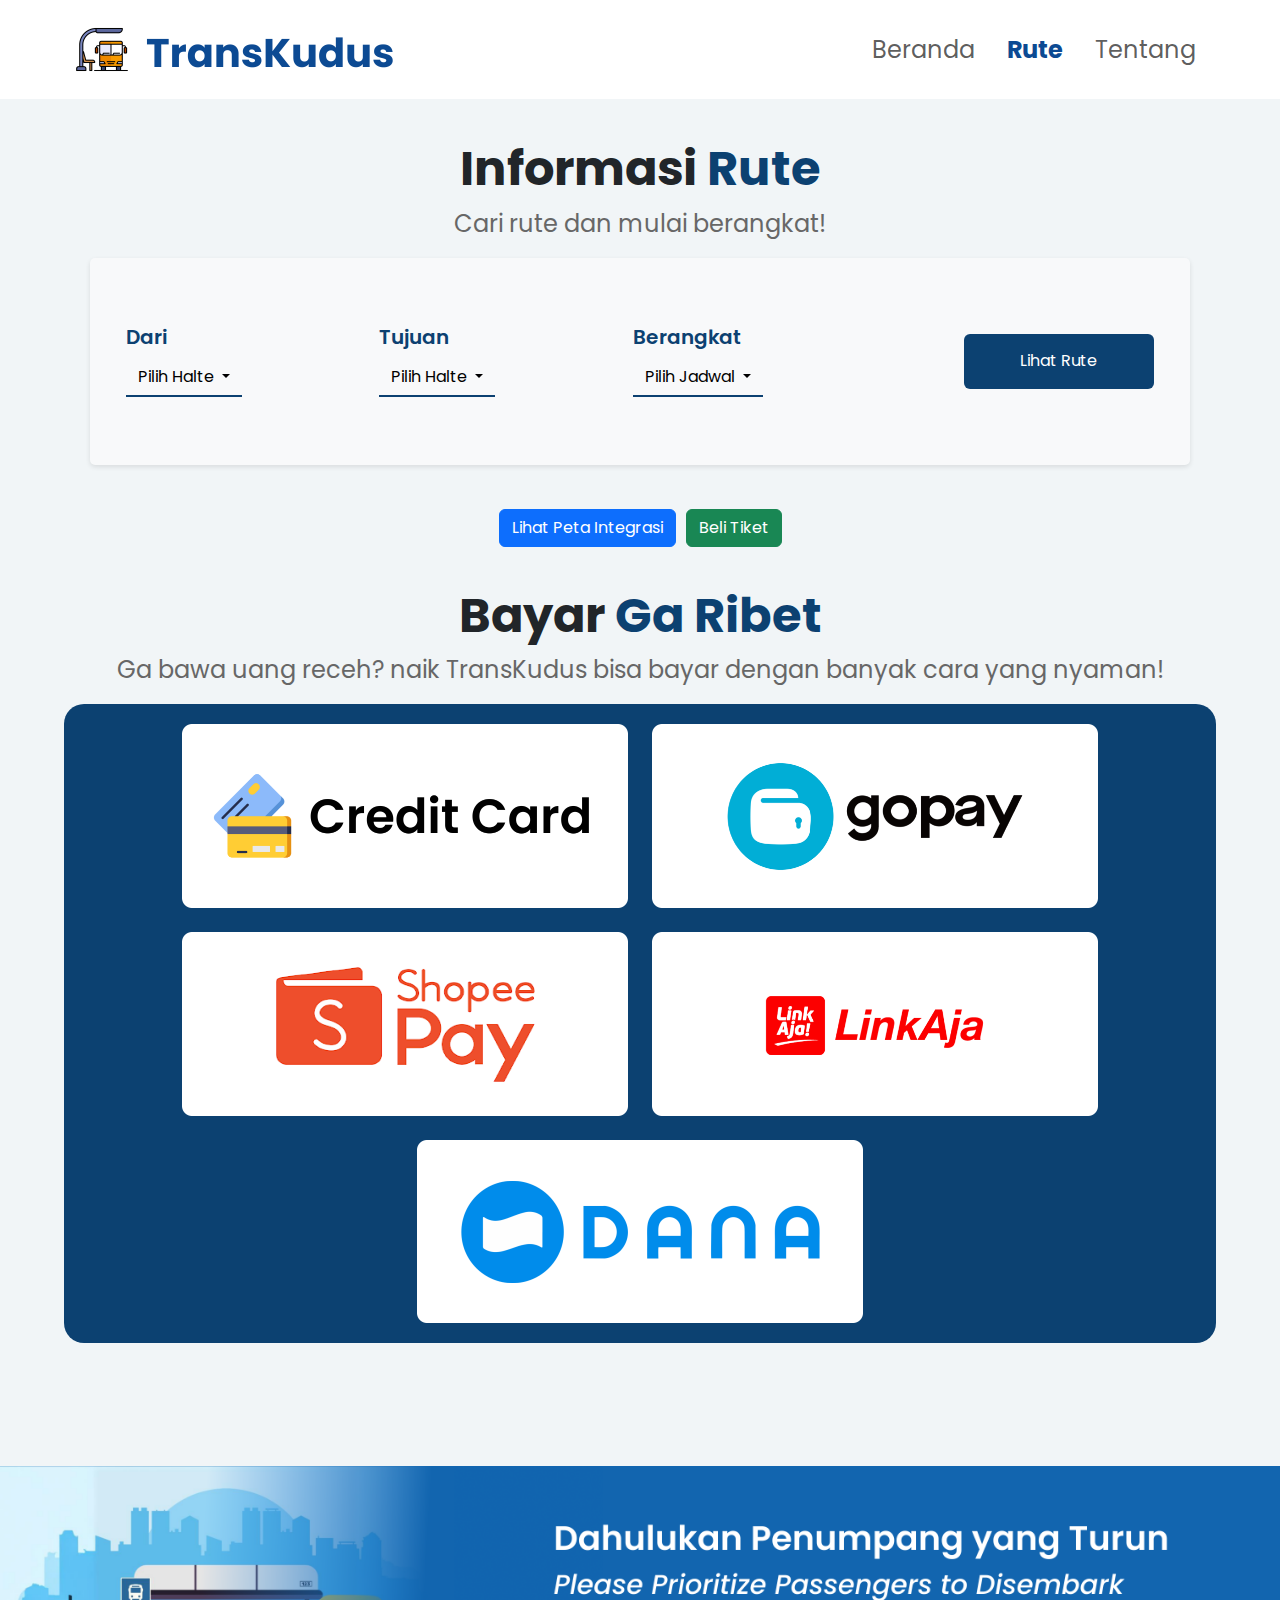
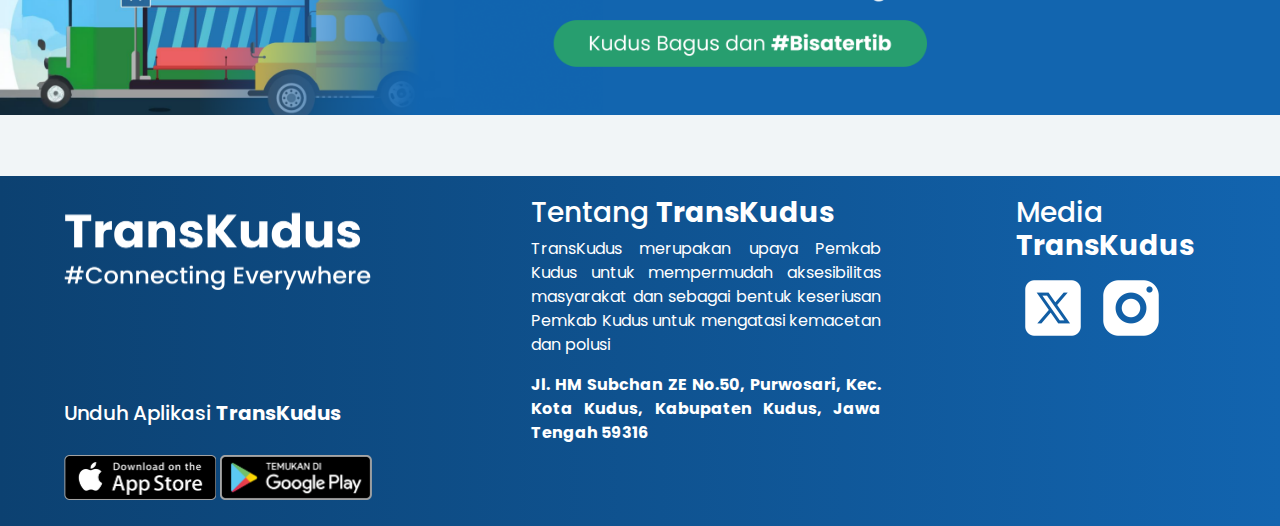
<file: rute.html>
<!doctype html>
<html lang="en">
  <head>
    <meta charset="utf-8">
    <meta name="viewport" content="width=device-width, initial-scale=1">
    <!-- link bootstrap -->
    <link href="https://cdn.jsdelivr.net/npm/bootstrap@5.3.3/dist/css/bootstrap.min.css" rel="stylesheet" integrity="sha384-QWTKZyjpPEjISv5WaRU9OFeRpok6YctnYmDr5pNlyT2bRjXh0JMhjY6hW+ALEwIH" crossorigin="anonymous">
    <!-- Link Google Fonts -->
    <link rel="preconnect" href="https://fonts.googleapis.com">
    <link rel="preconnect" href="https://fonts.gstatic.com" crossorigin>
    <link href="https://fonts.googleapis.com/css2?family=Poppins:ital,wght@0,100;0,200;0,300;0,400;0,500;0,600;0,700;0,800;0,900;1,100;1,200;1,300;1,400;1,500;1,600;1,700;1,800;1,900&display=swap" rel="stylesheet">
    <link rel="stylesheet" href="css/rute.css">
    <title>Welcome to TransKudus</title>
  </head>
  <body>
    <!-- Navigation bar -->
    <nav class="navbar navbar-expand-lg bg-white fixed-top">
        <div class="container-fluid d-flex justify-content-between align-items-center" style="margin: 15px 64px 15px 64px">
         <img src="assets/tk_logo.png" alt="logo" height="53px" width="328" class="me-2">
          <button class="navbar-toggler fs-6" type="button" data-bs-toggle="collapse" data-bs-target="#navbarNav" aria-controls="navbarNav" aria-expanded="false" aria-label="Toggle navigation">
            <span class="navbar-toggler-icon"></span>
          </button>
          <div class="collapse navbar-collapse" id="navbarNav">
            <ul class="navbar-nav ms-auto">
              <li class="nav-item me-3">
                <a class="nav-link" href="index.html">Beranda</a>
              </li>
              <li class="nav-item me-3">
                <a class="nav-link active" aria-current="page" style="color: #0C4A93;"href="rute.html"><b>Rute</b></a>
              </li>
              <li class="nav-item">
                <a class="nav-link" href="tentang.html">Tentang</a>
              </li>
            </ul>
          </div>
        </div>
      </nav>
    <!-- Contents -->
     <!-- header informasi rute -->
      <div class="header">
        <h3>Informasi <span>Rute</span></h3>
        <p>Cari rute dan mulai berangkat!</p>
      </div>
      <!-- info rute -->
      <div class="infoRute" width="1384px">
        <div class="dari me-5">
          <h5>Dari</h5>
          <!-- dropdown -->
          <div class="dropdown">
            <a class="btn btn-secondary dropdown-toggle" href="#" role="button" data-bs-toggle="dropdown" aria-expanded="false">
              Pilih Halte
            </a>
            <ul class="dropdown-menu">
              <li><a class="dropdown-item" href="#">Halte Jati</a></li>
              <li><a class="dropdown-item" href="#">Halte Mejobo</a></li>
              <li><a class="dropdown-item" href="#">Halte Jekulo</a></li>
            </ul>
          </div>
        </div>

        <div class="tujuan me-5">
          <h5>Tujuan</h5>
          <!-- dropdown -->
          <div class="dropdown">
            <a class="btn btn-secondary dropdown-toggle" href="#" role="button" data-bs-toggle="dropdown" aria-expanded="false">
              Pilih Halte
            </a>
            <ul class="dropdown-menu">
              <li><a class="dropdown-item" href="#">Halte Jati</a></li>
              <li><a class="dropdown-item" href="#">Halte Mejobo</a></li>
              <li><a class="dropdown-item" href="#">Halte Jekulo</a></li>
            </ul>
          </div>
        </div>

        <div class="jadwal me-5">
          <h5>Berangkat</h5>
          <div class="dropdown"></div>
            <a class="btn btn-secondary dropdown-toggle" href="#" role="button" data-bs-toggle="dropdown" aria-expanded="false">
              Pilih Jadwal
            </a>
            <ul class="dropdown-menu">
              <li><a class="dropdown-item" href="#">Senin, 08:00</a></li> 
              <li><a class="dropdown-item" href="#">Selasa, 08:00</a></li>
              <li><a class="dropdown-item" href="#">Rabu, 08:00</a></li>
              <li><a class="dropdown-item" href="#">Kamis, 08:00</a></li>
              <li><a class="dropdown-item" href="#">Jumat, 08:00</a></li>
              <li><a class="dropdown-item" href="#">Sabtu, 08:00</a></li>
            </ul>
        </div>
        <button type="button" class="btn btn-custom">Lihat Rute</button>
      </div>
      <!-- buttons -->
      <div class="buttons mt-4">
        <button type="button" class="btn btn-primary">Lihat Peta Integrasi</button>
        <a href="beli_tiket.html"> <button type="button" class="btn btn-success">Beli Tiket</button></a>
       </div>
      <!-- Payment menthod -->
       <div class="payment">
        <h3>Bayar <span>Ga Ribet</span></h3>
        <p>Ga bawa uang receh? naik TransKudus bisa bayar dengan banyak cara yang nyaman!</p>
        <div class="method">
          <img src="assets/cc.png" alt="credit card" width="446px" height="auto">
          <img src="assets/gopay.png" alt="gopay" width="446px" height="auto">
          <img src="assets/spay.png" alt="shopee pay" width="446px" height="auto">
          <img src="assets/linkaja.png" alt="link aja" width="446px" height="auto">
          <img src="assets/dana.png" alt="dama" width="446px" height="auto">
        </div>
       </div>
      <img src="assets/slogan.png" alt="peringatan" class="peringatan img-fluid" style="margin-top: 103px;">

      <div class="footer" style="margin-top: 61px;">
        <div class="col1">
          <img src="assets/logo_footer.png" alt="logo footer" width="332px" height="94px">

          <div class="unduh">
            <h5>Unduh Aplikasi <b>TransKudus</b></h5>
          <div class="logo_download">
            <img src="assets/image 1.png" alt="download 1" style="height: 45px; width: auto;">
            <img src="assets/Group 1.png" alt="download 2" style="height: 45px; width: auto;">
          </div>
          </div>
          
        </div>
        <div class="col2">
          <h3>Tentang <b>TransKudus</b></h3>
          <p>TransKudus merupakan upaya Pemkab Kudus untuk mempermudah aksesibilitas masyarakat dan
             sebagai bentuk keseriusan Pemkab Kudus untuk mengatasi kemacetan dan polusi</p>
          <p><b>Jl. HM Subchan ZE No.50, Purwosari, Kec. Kota Kudus, Kabupaten Kudus, Jawa Tengah 59316</b></p>
        </div>
        <div class="col3">
          <h3>Media <b>TransKudus</b></h3>
          <div class="medsos">
            <img src="assets/TwitterX.png" alt="TwitterX" height="74px" width="auto">
            <img src="assets/Instagram.png" alt="Instagram" height="74px" width="auto">
          </div>
        </div>
      </div>
        <!-- Link ke JavaScript Bootstrap -->
        <script src="https://cdn.jsdelivr.net/npm/bootstrap@5.3.0/dist/js/bootstrap.bundle.min.js"></script>
  </body>
 
</html>
</file>
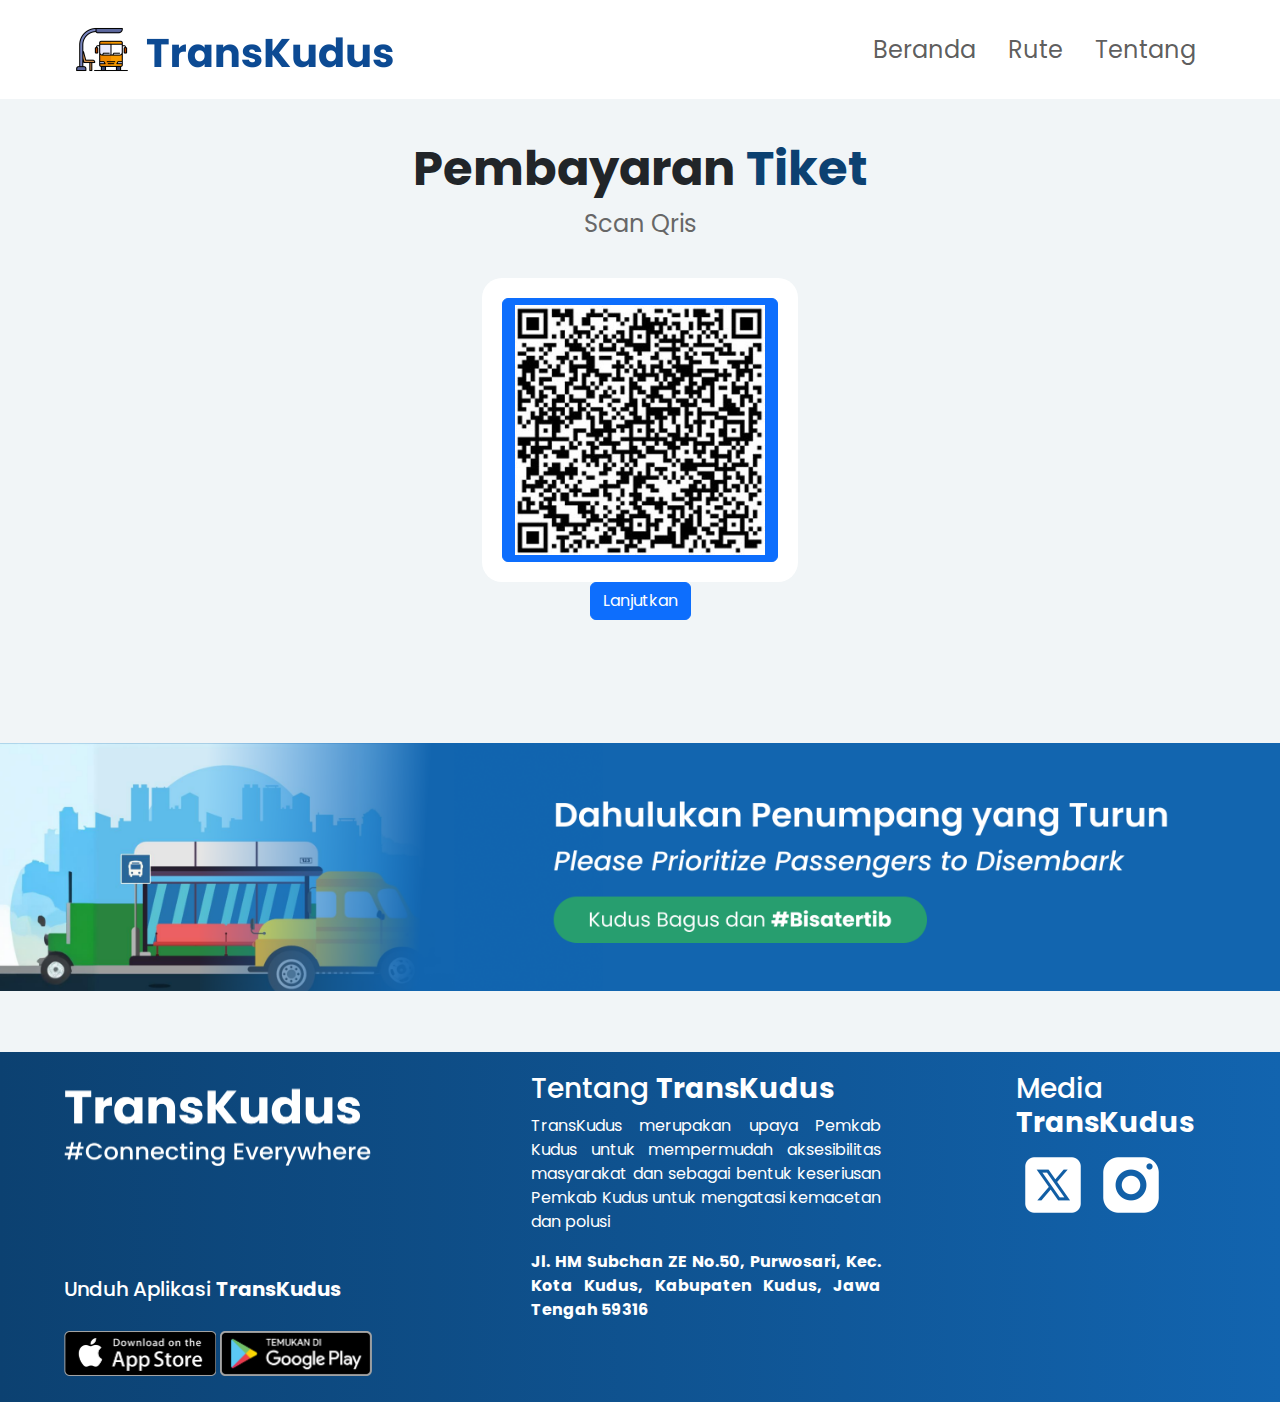
<file: scan.html>
<!doctype html>
<html lang="en">
  <head>
    <meta charset="utf-8">
    <meta name="viewport" content="width=device-width, initial-scale=1">
    <!-- link bootstrap -->
    <link href="https://cdn.jsdelivr.net/npm/bootstrap@5.3.3/dist/css/bootstrap.min.css" rel="stylesheet" integrity="sha384-QWTKZyjpPEjISv5WaRU9OFeRpok6YctnYmDr5pNlyT2bRjXh0JMhjY6hW+ALEwIH" crossorigin="anonymous">
    <!-- Link Google Fonts -->
    <link rel="preconnect" href="https://fonts.googleapis.com">
    <link rel="preconnect" href="https://fonts.gstatic.com" crossorigin>
    <link href="https://fonts.googleapis.com/css2?family=Poppins:ital,wght@0,100;0,200;0,300;0,400;0,500;0,600;0,700;0,800;0,900;1,100;1,200;1,300;1,400;1,500;1,600;1,700;1,800;1,900&display=swap" rel="stylesheet">
    <link rel="stylesheet" href="css/konfirmasi.css">
    <title>Welcome to TransKudus</title>
  </head>
  <body>
    <!-- Navigation bar -->
    <nav class="navbar navbar-expand-lg bg-white fixed-top">
        <div class="container-fluid d-flex justify-content-between align-items-center" style="margin: 15px 64px 15px 64px">
         <img src="assets/tk_logo.png" alt="logo" height="53px" width="328" class="me-2">
          <button class="navbar-toggler fs-6" type="button" data-bs-toggle="collapse" data-bs-target="#navbarNav" aria-controls="navbarNav" aria-expanded="false" aria-label="Toggle navigation">
            <span class="navbar-toggler-icon"></span>
          </button>
          <div class="collapse navbar-collapse" id="navbarNav">
            <ul class="navbar-nav ms-auto">
              <li class="nav-item me-3">
                <a class="nav-link" href="index.html">Beranda</a>
              </li>
              <li class="nav-item me-3">
                <a class="nav-link" href="rute.html">Rute</a>
              </li>
              <li class="nav-item">
                <a class="nav-link" href="tentang.html">Tentang</a>
              </li>
            </ul>
          </div>
        </div>
      </nav>
    <!-- Contents -->
     <!-- header informasi rute -->
      <div class="header">
        <h3>Pembayaran <span>Tiket</span></h3>
        <p>Scan Qris</p>
      </div>
      <!-- Payment menthod -->
       <div class="payment">
        <div class="method">
            <a class="btn btn-primary"><img src="assets/qris.jpg" alt="credit card" width="250px" height="auto"></a>
        </div>
        <a href="berhasil.html"><button type="button" class="btn btn-primary">Lanjutkan</button></a>
       </div>
      <img src="assets/slogan.png" alt="peringatan" class="peringatan img-fluid" style="margin-top: 103px;">

      <div class="footer" style="margin-top: 61px;">
        <div class="col1">
          <img src="assets/logo_footer.png" alt="logo footer" width="332px" height="94px">

          <div class="unduh">
            <h5>Unduh Aplikasi <b>TransKudus</b></h5>
          <div class="logo_download">
            <img src="assets/image 1.png" alt="download 1" style="height: 45px; width: auto;">
            <img src="assets/Group 1.png" alt="download 2" style="height: 45px; width: auto;">
          </div>
          </div>
          
        </div>
        <div class="col2">
          <h3>Tentang <b>TransKudus</b></h3>
          <p>TransKudus merupakan upaya Pemkab Kudus untuk mempermudah aksesibilitas masyarakat dan
             sebagai bentuk keseriusan Pemkab Kudus untuk mengatasi kemacetan dan polusi</p>
          <p><b>Jl. HM Subchan ZE No.50, Purwosari, Kec. Kota Kudus, Kabupaten Kudus, Jawa Tengah 59316</b></p>
        </div>
        <div class="col3">
          <h3>Media <b>TransKudus</b></h3>
          <div class="medsos">
            <img src="assets/TwitterX.png" alt="TwitterX" height="74px" width="auto">
            <img src="assets/Instagram.png" alt="Instagram" height="74px" width="auto">
          </div>
        </div>
      </div>
        <!-- Link ke JavaScript Bootstrap -->
        <script src="https://cdn.jsdelivr.net/npm/bootstrap@5.3.0/dist/js/bootstrap.bundle.min.js"></script>
  </body>
 
</html>
</file>
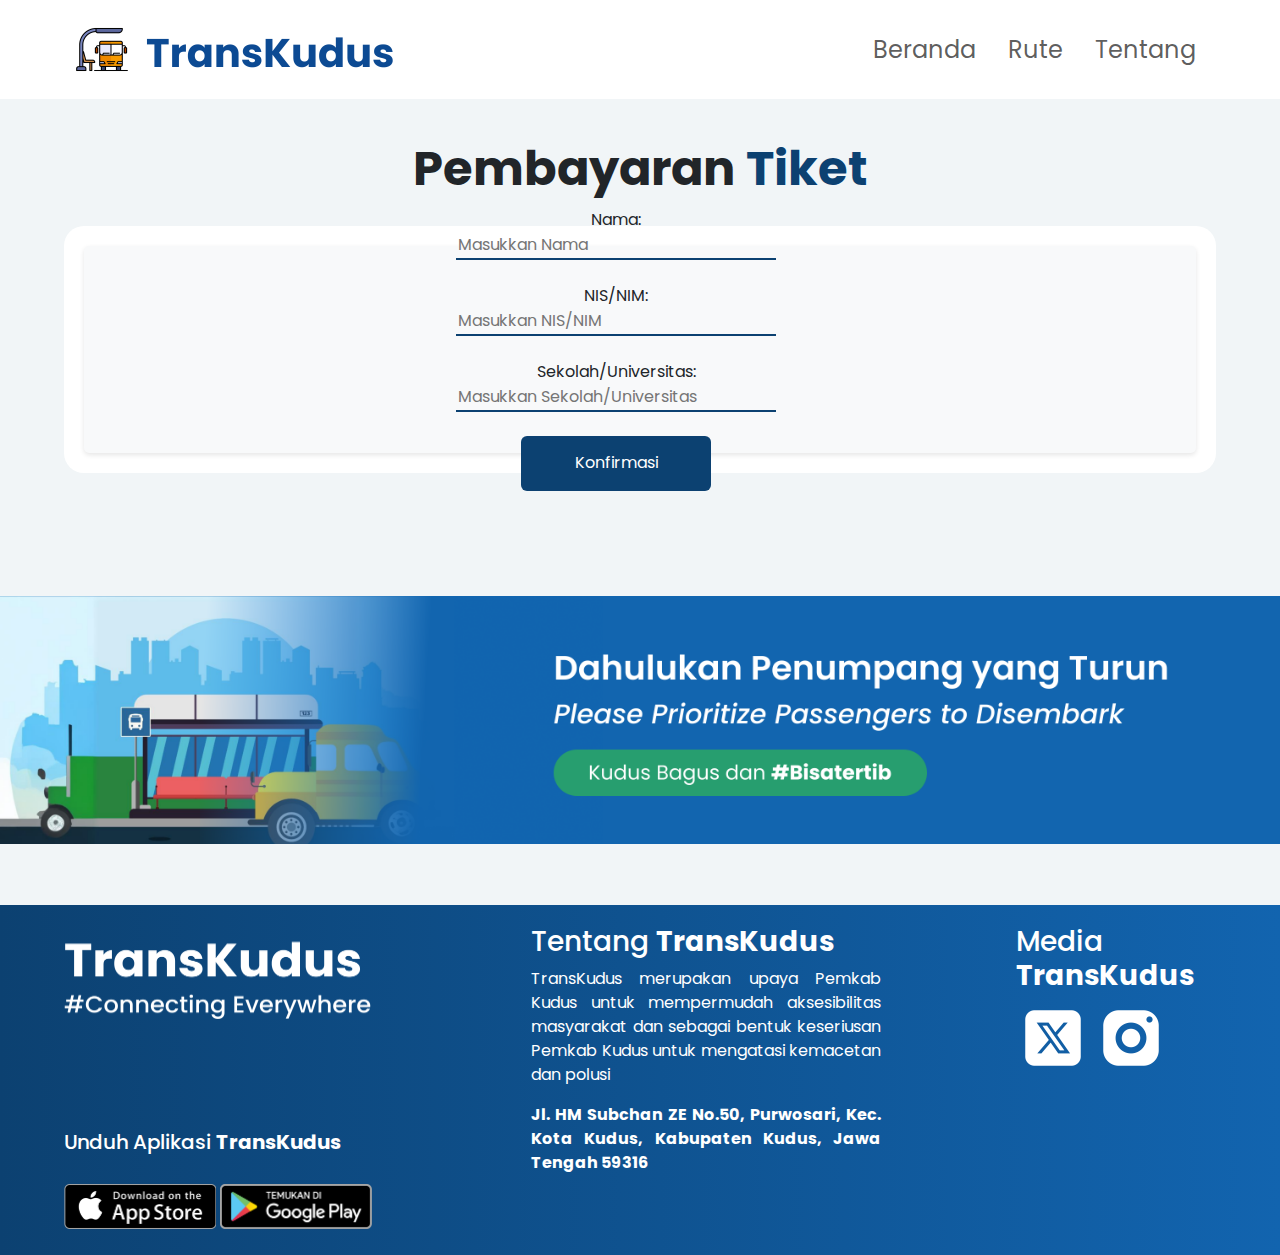
<file: validasi.html>
<!doctype html>
<html lang="en">
  <head>
    <meta charset="utf-8">
    <meta name="viewport" content="width=device-width, initial-scale=1">
    <!-- link bootstrap -->
    <link href="https://cdn.jsdelivr.net/npm/bootstrap@5.3.3/dist/css/bootstrap.min.css" rel="stylesheet" integrity="sha384-QWTKZyjpPEjISv5WaRU9OFeRpok6YctnYmDr5pNlyT2bRjXh0JMhjY6hW+ALEwIH" crossorigin="anonymous">
    <!-- Link Google Fonts -->
    <link rel="preconnect" href="https://fonts.googleapis.com">
    <link rel="preconnect" href="https://fonts.gstatic.com" crossorigin>
    <link href="https://fonts.googleapis.com/css2?family=Poppins:ital,wght@0,100;0,200;0,300;0,400;0,500;0,600;0,700;0,800;0,900;1,100;1,200;1,300;1,400;1,500;1,600;1,700;1,800;1,900&display=swap" rel="stylesheet">
    <link rel="stylesheet" href="css/konfirmasi.css">
    <title>Welcome to TransKudus</title>
  </head>
  <body>
    <!-- Navigation bar -->
    <nav class="navbar navbar-expand-lg bg-white fixed-top">
        <div class="container-fluid d-flex justify-content-between align-items-center" style="margin: 15px 64px 15px 64px">
         <img src="assets/tk_logo.png" alt="logo" height="53px" width="328" class="me-2">
          <button class="navbar-toggler fs-6" type="button" data-bs-toggle="collapse" data-bs-target="#navbarNav" aria-controls="navbarNav" aria-expanded="false" aria-label="Toggle navigation">
            <span class="navbar-toggler-icon"></span>
          </button>
          <div class="collapse navbar-collapse" id="navbarNav">
            <ul class="navbar-nav ms-auto">
              <li class="nav-item me-3">
                <a class="nav-link" href="index.html">Beranda</a>
              </li>
              <li class="nav-item me-3">
                <a class="nav-link" href="rute.html">Rute</a>
              </li>
              <li class="nav-item">
                <a class="nav-link" href="tentang.html">Tentang</a>
              </li>
            </ul>
          </div>
        </div>
      </nav>
    <!-- Contents -->
     <!-- header informasi rute -->
      <div class="header">
        <h3>Pembayaran <span>Tiket</span></h3>
      </div>
      <!-- Payment menthod -->
      <div class="payment">
        <div class="method">
          <div class="infoRute" style="width: 1384px;">
            <div class="dari me-5">
              <!-- Dropdown -->
              <div class="dropdown">
                <div class="form">
                  <!-- Form untuk input data -->
                  <form action="ketersediaan.html" method="GET">
                    <!-- Input Nama -->
                    <label for="nama">Nama:</label><br>
                    <input 
                      type="text" 
                      class="dropdown-toggle" 
                      id="nama" 
                      name="nama" 
                      placeholder="Masukkan Nama">
                    <br><br>
      
                    <!-- Input NIS/NIM -->
                    <label for="nis_nim">NIS/NIM:</label><br>
                    <input 
                      type="text" 
                      class="dropdown-toggle" 
                      id="nis_nim" 
                      name="nis_nim" 
                      placeholder="Masukkan NIS/NIM">
                    <br><br>
      
                    <!-- Input Sekolah/Universitas -->
                    <label for="sekolah">Sekolah/Universitas:</label><br>
                    <input 
                      type="text" 
                      class="dropdown-toggle" 
                      id="sekolah" 
                      name="sekolah" 
                      placeholder="Masukkan Sekolah/Universitas">
                    <br><br>
      
                    <!-- Tombol Submit -->
                    <button 
                      type="submit" 
                      class="btn btn-custom">
                      Konfirmasi
                    </button>
                  </form>
                </div>
              </div>
            </div>
          </div>
        </div>
      </div>
      
      <img src="assets/slogan.png" alt="peringatan" class="peringatan img-fluid" style="margin-top: 103px;">

      <div class="footer" style="margin-top: 61px;">
        <div class="col1">
          <img src="assets/logo_footer.png" alt="logo footer" width="332px" height="94px">

          <div class="unduh">
            <h5>Unduh Aplikasi <b>TransKudus</b></h5>
          <div class="logo_download">
            <img src="assets/image 1.png" alt="download 1" style="height: 45px; width: auto;">
            <img src="assets/Group 1.png" alt="download 2" style="height: 45px; width: auto;">
          </div>
          </div>
          
        </div>
        <div class="col2">
          <h3>Tentang <b>TransKudus</b></h3>
          <p>TransKudus merupakan upaya Pemkab Kudus untuk mempermudah aksesibilitas masyarakat dan
             sebagai bentuk keseriusan Pemkab Kudus untuk mengatasi kemacetan dan polusi</p>
          <p><b>Jl. HM Subchan ZE No.50, Purwosari, Kec. Kota Kudus, Kabupaten Kudus, Jawa Tengah 59316</b></p>
        </div>
        <div class="col3">
          <h3>Media <b>TransKudus</b></h3>
          <div class="medsos">
            <img src="assets/TwitterX.png" alt="TwitterX" height="74px" width="auto">
            <img src="assets/Instagram.png" alt="Instagram" height="74px" width="auto">
          </div>
        </div>
      </div>
        <!-- Link ke JavaScript Bootstrap -->
        <script src="https://cdn.jsdelivr.net/npm/bootstrap@5.3.0/dist/js/bootstrap.bundle.min.js"></script>
  </body>
 
</html>
</file>
<file: css/beli_tiket.css>
body{
    background-color: #F1F5F7;
    font-family: 'Poppins', 'Sans-serif';
}
nav{
    font-size: 24px;
}
/* body*/
.header{
    padding-top: 80px;
    text-align: center;
    margin-top: 60px;
}
.header h3{
    font-size: 48px;
    font-weight: 700;
}
.header h3 span{
    color: #0C4171;
}
.header p{
    font-size: 24px;
    font-weight: 400px;
    color: #676767;
}
/* Tiket */
.container_tickets{
    padding: 20px 64px;
}
.container_tickets h2{
    font-size: 40px;
    font-weight: 600;
}
.container_tickets h2 span{
    color: #0C4171;
}
/* card tiket */
.card{
    background-color: #1264AF;
    color: #Fff;
}
.card .btn-custom{
    background-color: #7CE1FF;
    color:  #1264AF;
    font-weight: 600;
}
.modal-body{
    padding: 10px 30px;
}
.modal-body .head{
    display: flex;
    border: 2px solid #000;
    border-radius: 8px;
    gap: 25px;
    align-items: center;
    padding: 10px;
}
.modal-body .head .nama_tiket{
    align-items: center;
}
.modal-body .head .nama_tiket h4{
    font-size: 20px;
    font-weight: 600;
}
.modal-body .head .nama_tiket p{
    font-size: 16px;
    font-weight: 500;
}
.modal-body ul{
    padding-top: 10px;
    font-size: 16px;
    color: #5D5D5D;
    text-align: justify;
}
/* promos */
.h2-promo{
    padding: 20px 64px;
    font-size: 40px;
    font-weight: 600;
}
.h2-promo span{
    color: #0C4171;
}
.promos{
    padding: 20px 64px;
    background-color: #D3E2EA;
}
.promos .daftar_promo{
    display: flex;
    gap: 21px;
}
.promos .daftar_promo .card{
    background-color: #Fff;
}
/* Footer */
.footer{
    display: flex;
    background: linear-gradient(to right, #0C4171, #1264AF); 
    padding: 20px 64px; 
    color: white;
    width: 100%;
    height: 350px;
    align-items: flex-start;
}

.footer .col1 .unduh{
    margin-top: 111px;
}
.footer .col1 .unduh .logo_download{
    margin-top: 30px;
}

.footer .col2{
    margin-left: 135px;
    max-width: 350px;
}
.footer .col2 h3{
    font-size: 32;
}
.footer .col2 p{
    font-size: 16px;
    text-align: justify;
}

.footer .col3{
    margin-left: 135px;
    max-width: 350px;
}
@media (min-width: 768px) and (max-width: 1024px){
    nav{
        width: 100%;
        font-size: 20px;
    }
    /* body*/
    .header{
        padding-top: 80px;
        text-align: center;
        margin-top: 60px;
    }
    .header h3{
        font-size: 36px;
        font-weight: 600;
    }
    .header p{
        font-size: 20px;
        font-weight: 400px;
        color: #676767;
    }
    .container_tickets h2{
        font-size: 24px;
    }
    .container_tickets .card h5{
        font-size: 20px;
    }
    .container_tickets .card p{
        font-size: 18px;
    }
    .container_tickets .card .btn-class{
        font-size: 14px;
    }
    .h2-promo{
        font-size: 24px;
    }
    /* Footer */
.footer{
    display: grid;
    grid-row: 2;
    background: linear-gradient(to right, #0C4171, #1264AF); 
    padding: 20px 64px; 
    color: white;
    /* max-width: 768px; */
    width: 100%;
    height: auto;
    align-items: flex-start;
}
    .footer .col1{
        margin: 0px 32px;
    }
    .footer .col1 img{
        max-width: 256px;
        width: 100%;
        height: auto;
    }
    .footer .col1 .unduh{
        margin-top: 111px;
    }
    .footer .col1 .unduh h5{
        font-size: 24px;
    }
    .footer .col1 .unduh .logo_download{
        margin-top: 27px;
    }

    .footer .col2{
        margin: 20px 32px;
        max-width: 350px;
    }
    .footer .col2 h3{
        font-size: 32;
    }
    .footer .col2 p{
        font-size: 16px;
        text-align: justify;
    }

    .footer .col3{
        margin: 20px 32px;
        max-width: 350px;
    }
    .footer .col3 img{
        width: 47px;
        height: auto;
    }
}
@media (min-width: 320px) and (max-width: 428px){
     /* Navigation bar */
     nav{
        width: 100%;
        font-size: 14px;
    }
    nav img{
        align-items: start;
        width: 100%;
        max-width: 200px;
        height: auto;
        margin-left: 0px;
    }
     /* body*/
     .header{
        text-align: center;
        margin-top: 32px;
    }
    .header h3{
        font-size: 20px;
        font-weight: 700;
    }
    .header h3 span{
        color: #0C4171;
    }
    .header p{
        font-size: 12px;
        font-weight: 400px;
        color: #676767;
    }
    .container_tickets h2{
        font-size: 20px;
    }
    .h2-promo{
        font-size: 20px;
    }
    .promos{
        display: block;
    }
    /* Footer */
    .footer{
        display: block;
        grid-row: 2;
        background: linear-gradient(to right, #0C4171, #1264AF); 
        padding: 20px 24px; 
        color: white;
        max-width: 768px;
        width: 100%;
        height: auto;
        align-items: flex-start;
    }
    .footer .col1 img{
        max-width: 256px;
        width: 100%;
        height: auto;
    }
    .footer .col1 .unduh{
        margin-top: 111px;
    }
    .footer .col1 .unduh h5{
        font-size: 24px;
    }
    .footer .col1 .unduh .logo_download{
        margin-top: 27px;
    }

    .footer .col2{
        margin: 20px 0px;
        max-width: 350px;
    }
    .footer .col2 h3{
        font-size: 32;
    }
    .footer .col2 p{
        font-size: 16px;
        text-align: justify;
    }

    .footer .col3{
        margin-left: 0px;
        max-width: 350px;
    }
}
</file>
<file: css/konfirmasi.css>
body{
    background-color: #F1F5F7;
    font-family: 'Poppins', 'Sans-serif';
}
nav{
    font-size: 24px;
}
/* body*/
.header{
    padding-top: 80px;
    text-align: center;
    margin-top: 60px;
}
.header h3{
    font-size: 48px;
    font-weight: 700;
}
.header h3 span{
    color: #0C4171;
}
.header p{
    font-size: 24px;
    font-weight: 400px;
    color: #676767;
}
/* Informasi Rute */
.infoRute {
    align-content: center;
    display: flex;
    max-width: 1200px;
    width: 100%; /* Memungkinkan elemen menggunakan lebar penuh hingga batas maksimal */
    height: 207px;
    margin: 0 auto;
    padding: 0px 36px;
    background-color: #f8f9fa; 
    border-radius: 5px; 
    box-shadow: 0 2px 5px rgba(0, 0, 0, 0.1); 
    row-gap: 10px;
    align-items: center;
    justify-content: center;
}

.dari, .tujuan, .jadwal {
    margin-right: 5px;
    flex: 1; 

}
.infoRute h5 {
    font-size: 1.25rem; /* Ukuran font untuk judul */
    font-weight: 600;
    color: #0C4171; /* Warna teks judul */
    margin-bottom: 10px; /* Jarak bawah judul */
}

.dropdown {
    position: relative; /* Posisi relatif untuk dropdown */
}
.dropdown-toggle{
    background-color: transparent;
    color: #000;
    border-radius: 0px;
    border:none;
    border-bottom: 2px solid #0C4171;
}
.dropdown-toggle:hover{
    background-color: #0C4171;
}
.dropdown-toggle:focus{
    background-color: #0C4171;
}

.infoRute .btn-custom{
    margin-left: 78px;
    width: 190px;
    height: 55px;
    background-color: #0C4171;
    color: #ffffff;
    margin: 0;
}
.buttons{
    display: flex;
    padding: 20px 64px;
    justify-content: center;
    gap: 10px;
}
/* Payment */
.payment{
    padding: 20px 64px;
    justify-content: center;
    text-align: center;
}
.payment h3{
    font-size: 48px;
    font-weight: 700;
}
.payment h3 span{
    color: #0C4171;
}
.payment p{
    font-size: 24px;
    font-weight: 400px;
    color: #676767;
}
/* payment method */
.payment .method{
    background-color: #fff  ;
    border-radius: 20px;
    padding: 20px;
    max-width: fit-content;
    display: flex;
    flex-wrap: wrap;
    justify-content: center;
    gap: 24px;
    margin: auto;
}
/* Footer */
.footer{
    display: flex;
    background: linear-gradient(to right, #0C4171, #1264AF); 
    padding: 20px 64px; 
    color: white;
    width: 100%;
    height: 350px;
    align-items: flex-start;
}

.footer .col1 .unduh{
    margin-top: 111px;
}
.footer .col1 .unduh .logo_download{
    margin-top: 30px;
}

.footer .col2{
    margin-left: 135px;
    max-width: 350px;
}
.footer .col2 h3{
    font-size: 32;
}
.footer .col2 p{
    font-size: 16px;
    text-align: justify;
}

.footer .col3{
    margin-left: 135px;
    max-width: 350px;
}

/* Responsive tab */
@media (min-width: 768px) and (max-width: 1024px){
    nav{
        width: 100%;
        font-size: 20px;
    }
    /* body*/
    .header{
        padding-top: 80px;
        text-align: center;
        margin-top: 60px;
    }
    .header h3{
        font-size: 36px;
        font-weight: 600;
    }
    .header p{
        font-size: 20px;
        font-weight: 400px;
        color: #676767;
    }
    /* Informasi Rute */
    .infoRute {
        display: flex;
        flex-wrap: wrap;
        max-width: 768px;
        width: 100%; /* Memungkinkan elemen menggunakan lebar penuh hingga batas maksimal */
        height: 207px;
        background-color: #f8f9fa; 
        border-radius: 5px; 
        box-shadow: 0 2px 5px rgba(0, 0, 0, 0.1); 
        row-gap: 10px;
        align-items: center;
        /* margin: 0px 32px; */
    }

    .dari, .tujuan, .jadwal {
        margin-left: 35px;
        justify-content: center;

    }
    .infoRute h5 {
        font-size: 1.5rem; /* Ukuran font untuk judul */
        font-weight: 600;
        color: #0C4171; /* Warna teks judul */
        margin-bottom: 10px; /* Jarak bawah judul */
    }

    .dropdown {
        position: relative; /* Posisi relatif untuk dropdown */
    }
    .dropdown-toggle{
        background-color: transparent;
        color: #000;
        border-radius: 0px;
        border:none;
        border-bottom: 2px solid #0C4171;
    }
    .dropdown-toggle:hover{
        background-color: #0C4171;
    }
    .dropdown-toggle:focus{
        background-color: #0C4171;
    }

    .infoRute .btn-custom{
        margin-right: 108px;
        width: 100%;
        height: 55px;
        background-color: #0C4171;
        color: #ffffff;
        justify-content: center;
        font-size: 20px;
    }
    .buttons{
        display: flex;
        padding: 20px 64px;
        justify-content: center;
        gap: 10px;
    }
    .payment{
        padding: 20px 36px;
        justify-content: center;
        text-align: center;
    }
    .payment h3{
        font-size: 36px;
        font-weight: 600;
    }
    .payment h3 span{
        color: #0C4171;
    }
    .payment p{
        font-size: 20px;
        font-weight: 400px;
        color: #676767;
    }
    /* payment method */
    .payment .method{
        background-color: #fff;
        border-radius: 20px;
        padding: 20px 36px;
        max-width: fit-content;
        display: flex;
        flex-wrap: wrap;
        justify-content: center;
        gap: 24px;
    }
    .payment .method img{
        width: 238px;
    }
    .peringatan{
        width: 100%;
        height: auto;
    }
    /* Footer */
    .footer{
        display: grid;
        grid-row: 2;
        background: linear-gradient(to right, #0C4171, #1264AF); 
        padding: 20px 64px; 
        color: white;
        width: 100%;
        height: auto;
        align-items: flex-start;
    }
    .footer .col1{
        margin: 0px 32px;
    }
    .footer .col1 img{
        max-width: 256px;
        width: 100%;
        height: auto;
    }
    .footer .col1 .unduh{
        margin-top: 111px;
    }
    .footer .col1 .unduh h5{
        font-size: 24px;
    }
    .footer .col1 .unduh .logo_download{
        margin-top: 27px;
    }

    .footer .col2{
        margin: 20px 32px;
        max-width: 350px;
    }
    .footer .col2 h3{
        font-size: 32;
    }
    .footer .col2 p{
        font-size: 16px;
        text-align: justify;
    }

    .footer .col3{
        margin: 20px 32px;
        max-width: 350px;
    }
    .footer .col3 img{
        width: 47px;
        height: auto;
    }
}

/* Responsive mobile */
@media (min-width: 320px) and (max-width: 428px){
    nav{
        width: 100%;
        font-size: 14px;
    }
    nav img{
        align-items: start;
        width: 100%;
        max-width: 200px;
        height: auto;
        margin-left: 0px;
    }
    /* body*/
    .header{
        padding-top: 80px;
        text-align: center;
        margin-top: 60px;
    }
    .header h3{
        font-size: 32px;
        font-weight: 600;
    }
    .header p{
        font-size: 20px;
        font-weight: 400px;
        color: #676767;
    }
    /* Informasi Rute */
    .infoRute {
        display: block;
        max-width: 428px;
        width: 100%; /* Memungkinkan elemen menggunakan lebar penuh hingga batas maksimal */
        height: auto;
        padding: 20px;
        background-color: #f8f9fa; 
        border-radius: 5px; 
        box-shadow: 0 2px 5px rgba(0, 0, 0, 0.1); 
        column-gap: 18px;
        align-items: center;
    }

    .dari, .tujuan, .jadwal {
        margin: 18px 24px;
        flex: 11; 
        gap: 78;

    }
    .infoRute h5 {
        font-size: 16px; /* Ukuran font untuk judul */
        font-weight: 600;
        color: #0C4171; /* Warna teks judul */
        margin-bottom: 10px; /* Jarak bawah judul */
    }

    .dropdown {
        position: relative; /* Posisi relatif untuk dropdown */
    }
    .dropdown-toggle{
        text-align: start;
        background-color: transparent;
        width: 200px;
        color: #000;
        border: 2px solid #0C4171; /* Warna border */
        border-radius: 20px; /* Border melingkar */
        padding: 8px 12px; /* Padding untuk tampilan lebih rapi */
        outline: none; /* Menghilangkan outline bawaan */
        transition: border-color 0.3s ease; /* Animasi halus */
    }
    .dropdown-toggle:hover{
        background-color: #0C4171;
    }
    .dropdown-toggle:focus{
        background-color: #0C4171;
    }

    .infoRute .btn-custom{
        margin-top: 18px;
        margin-left: 2px;
        width:100%;
        height: 38px;
        background-color: #0C4171;
        color: #ffffff;
        
    }
    .payment{
        padding: 20px 24px;
        justify-content: center;
        text-align: center;
    }
    .payment h3{
        font-size: 24px;
        font-weight: 600;
    }
    .payment h3 span{
        color: #0C4171;
    }
    .payment p{
        font-size: 16px;
        font-weight: 400px;
        color: #676767;
    }
    .buttons{
        display: block;
        justify-content: center;
        gap: 10px;
    }
    .buttons .btn-primary{
        width: 100%;
        max-width: 428px;
        justify-content: center;
    }
    .buttons .btn-success{
        margin-top: 10px;
        width: 100%;
        max-width: 428px;
        justify-content: center;
    }
    /* payment method */
    .payment .method{
        background-color: #fff;
        border-radius: 20px;
        padding: 20px 36px;
        max-width: fit-content;
        display: flex;
        flex-wrap: wrap;
        justify-content: center;
        gap: 24px;
    }
    .payment .method img{
        width: 238px;
    }
    /* Footer */
    .footer{
        display: block;
        grid-row: 2;
        background: linear-gradient(to right, #0C4171, #1264AF); 
        padding: 20px 24px; 
        color: white;
        max-width: 768px;
        width: 100%;
        height: auto;
        align-items: flex-start;
    }
    .footer .col1 img{
        max-width: 256px;
        width: 100%;
        height: auto;
    }
    .footer .col1 .unduh{
        margin-top: 111px;
    }
    .footer .col1 .unduh h5{
        font-size: 24px;
    }
    .footer .col1 .unduh .logo_download{
        margin-top: 27px;
    }

    .footer .col2{
        margin: 20px 0px;
        max-width: 350px;
    }
    .footer .col2 h3{
        font-size: 32;
    }
    .footer .col2 p{
        font-size: 16px;
        text-align: justify;
    }

    .footer .col3{
        margin-left: 0px;
        max-width: 350px;
    }
}
</file>
<file: css/ketersediaan.css>
body{
    background-color: #F1F5F7;
    font-family: 'Poppins', 'Sans-serif';
}
nav{
    font-size: 24px;
}
/* body*/
.header{
    padding-top: 80px;
    text-align: center;
    margin-top: 60px;
}
.header h3{
    font-size: 48px;
    font-weight: 700;
}
.header h3 span{
    color: #0C4171;
}
/* Informasi Rute */
.infoRute {
    display: flex;
    max-width: 1100px;
    width: 100%; /* Memungkinkan elemen menggunakan lebar penuh hingga batas maksimal */
    height: 207px;
    margin: 0 auto;
    padding: 20px 36px;
    background-color: #f8f9fa; 
    border-radius: 5px; 
    box-shadow: 0 2px 5px rgba(0, 0, 0, 0.1); 
    row-gap: 10px;
    align-items: center;
}

.dari, .tujuan, .jadwal {
    margin-right: 5px;
    flex: 1; 

}
.infoRute h5 {
    font-size: 1.25rem; /* Ukuran font untuk judul */
    font-weight: 600;
    color: #0C4171; /* Warna teks judul */
    margin-bottom: 10px; /* Jarak bawah judul */
}

.dropdown {
    position: relative; /* Posisi relatif untuk dropdown */
}
.dropdown-toggle{
    background-color: transparent;
    color: #000;
    border-radius: 0px;
    border:none;
    border-bottom: 2px solid #0C4171;
}
.dropdown-toggle:hover{
    background-color: #0C4171;
}
.dropdown-toggle:focus{
    background-color: #0C4171;
}

.infoRute .btn-custom{
    margin-left: 78px;
    width: 190px;
    height: 55px;
    background-color: #0C4171;
    color: #ffffff;
}
.hasil{
    padding: 20px 64px;
}
.hasil h3{
    text-align: center;
    font-size: 36px;
    font-weight: 700;
}
.hasil h3 span{
    color: #0C4171;
}
.hasil .kartu{
    display: flex;
    justify-content: space-around;
    align-items:center ;
    background-color: #1264AF;
    max-width: 800px;
    padding: 20px;
    border-radius: 10px;
    color: #ffffff;
}
.hasil a{
    text-decoration: none;
}
/* Footer */
.footer{
    display: flex;
    background: linear-gradient(to right, #0C4171, #1264AF); 
    padding: 20px 64px; 
    color: white;
    width: 100%;
    height: 350px;
    align-items: flex-start;
}

.footer .col1 .unduh{
    margin-top: 111px;
}
.footer .col1 .unduh .logo_download{
    margin-top: 30px;
}

.footer .col2{
    margin-left: 135px;
    max-width: 350px;
}
.footer .col2 h3{
    font-size: 32;
}
.footer .col2 p{
    font-size: 16px;
    text-align: justify;
}

.footer .col3{
    margin-left: 135px;
    max-width: 350px;
}

/* Responsive tab */
@media (min-width: 768px) and (max-width: 1024px){
    nav{
        width: 100%;
        font-size: 20px;
    }
    /* body*/
    .header{
        padding-top: 80px;
        text-align: center;
        margin-top: 60px;
    }
    .header h3{
        font-size: 36px;
        font-weight: 600;
    }
    /* Informasi Rute */
    .infoRute {
        display: flex;
        flex-wrap: wrap;
        max-width: 768px;
        width: 100%; /* Memungkinkan elemen menggunakan lebar penuh hingga batas maksimal */
        height: 207px;
        background-color: #f8f9fa; 
        border-radius: 5px; 
        box-shadow: 0 2px 5px rgba(0, 0, 0, 0.1); 
        row-gap: 10px;
        align-items: center;
        /* margin: 0px 32px; */
    }

    .dari, .tujuan, .jadwal {
        margin-left: 35px;
        justify-content: center;

    }
    .infoRute h5 {
        font-size: 1.5rem; /* Ukuran font untuk judul */
        font-weight: 600;
        color: #0C4171; /* Warna teks judul */
        margin-bottom: 10px; /* Jarak bawah judul */
    }

    .dropdown {
        position: relative; /* Posisi relatif untuk dropdown */
    }
    .dropdown-toggle{
        background-color: transparent;
        color: #000;
        border-radius: 0px;
        border:none;
        border-bottom: 2px solid #0C4171;
    }
    .dropdown-toggle:hover{
        background-color: #0C4171;
    }
    .dropdown-toggle:focus{
        background-color: #0C4171;
    }

    .infoRute .btn-custom{
        margin-left: 0px;
        margin-right: 30px;
        width: 100%;
        height: 55px;
        background-color: #0C4171;
        color: #ffffff;
        justify-content: center;
        font-size: 20px;
    }
    .hasil h3{
        font-size: 36px;
        font-weight: 600;
    }
    .hasil .kartu{
        width: 100%;
        max-width: 1200px;
    }
    /* Footer */
    .footer{
        display: grid;
        grid-row: 2;
        background: linear-gradient(to right, #0C4171, #1264AF); 
        padding: 20px 64px; 
        color: white;
        width: 100%;
        height: auto;
        align-items: flex-start;
    }
    .footer .col1{
        margin: 0px 32px;
    }
    .footer .col1 img{
        max-width: 256px;
        width: 100%;
        height: auto;
    }
    .footer .col1 .unduh{
        margin-top: 111px;
    }
    .footer .col1 .unduh h5{
        font-size: 24px;
    }
    .footer .col1 .unduh .logo_download{
        margin-top: 27px;
    }

    .footer .col2{
        margin: 20px 32px;
        max-width: 350px;
    }
    .footer .col2 h3{
        font-size: 32;
    }
    .footer .col2 p{
        font-size: 16px;
        text-align: justify;
    }

    .footer .col3{
        margin: 20px 32px;
        max-width: 350px;
    }
    .footer .col3 img{
        width: 47px;
        height: auto;
    }
}
/* Responsive mobile */
@media (min-width: 320px) and (max-width: 428px){
    nav{
        width: 100%;
        font-size: 14px;
    }
    nav img{
        align-items: start;
        width: 100%;
        max-width: 200px;
        height: auto;
        margin-left: 0px;
    }
    /* body*/
    .header{
        padding-top: 80px;
        text-align: center;
        margin-top: 60px;
    }
    .header h3{
        font-size: 32px;
        font-weight: 600;
    }
    /* Informasi Rute */
    .infoRute {
        display: block;
        max-width: 428px;
        width: 100%; /* Memungkinkan elemen menggunakan lebar penuh hingga batas maksimal */
        height: auto;
        padding: 20px;
        background-color: #f8f9fa; 
        border-radius: 5px; 
        box-shadow: 0 2px 5px rgba(0, 0, 0, 0.1); 
        column-gap: 18px;
        align-items: center;
    }

    .dari, .tujuan, .jadwal {
        margin: 18px 24px;
        flex: 11; 
        gap: 78;

    }
    .infoRute h5 {
        font-size: 16px; /* Ukuran font untuk judul */
        font-weight: 600;
        color: #0C4171; /* Warna teks judul */
        margin-bottom: 10px; /* Jarak bawah judul */
    }

    .dropdown {
        position: relative; /* Posisi relatif untuk dropdown */
    }
    .dropdown-toggle{
        text-align: start;
        background-color: transparent;
        width: 350px;
        color: #000;
        border-radius: 0px;
        border:none;
        border-bottom: 2px solid #0C4171;
    }
    .dropdown-toggle:hover{
        background-color: #0C4171;
    }
    .dropdown-toggle:focus{
        background-color: #0C4171;
    }

    .infoRute .btn-custom{
        margin-top: 18px;
        margin-left: 2px;
        width:100%;
        height: 38px;
        background-color: #0C4171;
        color: #ffffff;
    }
    .hasil h3{
        font-size: 28px;
        font-weight: 600;
        justify-content: center;
    }
    .hasil .kartu{
        display: block;
        padding: 10px;
        border-radius: 5px;
        width: 100%;
    }
    .hasil .kartu .mangkat{
        margin-bottom: 20px;
    }
    .hasil .kartu .balik{
        margin-top: 20px;
    }
    .hasil .kartu img{
        width: 30px;
        height: auto;
    }
    .hasil .kartu  h5{
        font-size: 16px;
    }
    .hasil .kartu h4{
        font-size: 20px;
    }
    .hasil .kartu h2{
        font-size: 24px;
    }
     /* Footer */
     .footer{
        display: block;
        grid-row: 2;
        background: linear-gradient(to right, #0C4171, #1264AF); 
        padding: 20px 24px; 
        color: white;
        max-width: 768px;
        width: 100%;
        height: auto;
        align-items: flex-start;
    }
    .footer .col1 img{
        max-width: 256px;
        width: 100%;
        height: auto;
    }
    .footer .col1 .unduh{
        margin-top: 111px;
    }
    .footer .col1 .unduh h5{
        font-size: 24px;
    }
    .footer .col1 .unduh .logo_download{
        margin-top: 27px;
    }

    .footer .col2{
        margin: 20px 0px;
        max-width: 350px;
    }
    .footer .col2 h3{
        font-size: 32;
    }
    .footer .col2 p{
        font-size: 16px;
        text-align: justify;
    }

    .footer .col3{
        margin-left: 0px;
        max-width: 350px;
    }
    
}
</file>
<file: css/rute.css>
body{
    background-color: #F1F5F7;
    font-family: 'Poppins', 'Sans-serif';
}
nav{
    font-size: 24px;
}
/* body*/
.header{
    padding-top: 80px;
    text-align: center;
    margin-top: 60px;
}
.header h3{
    font-size: 48px;
    font-weight: 700;
}
.header h3 span{
    color: #0C4171;
}
.header p{
    font-size: 24px;
    font-weight: 400px;
    color: #676767;
}
/* Informasi Rute */
.infoRute {
    display: flex;
    max-width: 1100px;
    width: 100%; /* Memungkinkan elemen menggunakan lebar penuh hingga batas maksimal */
    height: 207px;
    margin: 0 auto;
    padding: 20px 36px;
    background-color: #f8f9fa; 
    border-radius: 5px; 
    box-shadow: 0 2px 5px rgba(0, 0, 0, 0.1); 
    row-gap: 10px;
    align-items: center;
}

.dari, .tujuan, .jadwal {
    margin-right: 5px;
    flex: 1; 

}
.infoRute h5 {
    font-size: 1.25rem; /* Ukuran font untuk judul */
    font-weight: 600;
    color: #0C4171; /* Warna teks judul */
    margin-bottom: 10px; /* Jarak bawah judul */
}

.dropdown {
    position: relative; /* Posisi relatif untuk dropdown */
}
.dropdown-toggle{
    background-color: transparent;
    color: #000;
    border-radius: 0px;
    border:none;
    border-bottom: 2px solid #0C4171;
}
.dropdown-toggle:hover{
    background-color: #0C4171;
}
.dropdown-toggle:focus{
    background-color: #0C4171;
}

.infoRute .btn-custom{
    margin-left: 78px;
    width: 190px;
    height: 55px;
    background-color: #0C4171;
    color: #ffffff;
}
.buttons{
    display: flex;
    padding: 20px 64px;
    justify-content: center;
    gap: 10px;
}
/* Payment */
.payment{
    padding: 20px 64px;
    justify-content: center;
    text-align: center;
}
.payment h3{
    font-size: 48px;
    font-weight: 700;
}
.payment h3 span{
    color: #0C4171;
}
.payment p{
    font-size: 24px;
    font-weight: 400px;
    color: #676767;
}
/* payment method */
.payment .method{
    background-color: #0C4171;
    border-radius: 20px;
    padding: 20px;
    max-width: fit-content;
    display: flex;
    flex-wrap: wrap;
    justify-content: center;
    gap: 24px;
}
/* Footer */
.footer{
    display: flex;
    background: linear-gradient(to right, #0C4171, #1264AF); 
    padding: 20px 64px; 
    color: white;
    width: 100%;
    height: 350px;
    align-items: flex-start;
}

.footer .col1 .unduh{
    margin-top: 111px;
}
.footer .col1 .unduh .logo_download{
    margin-top: 30px;
}

.footer .col2{
    margin-left: 135px;
    max-width: 350px;
}
.footer .col2 h3{
    font-size: 32;
}
.footer .col2 p{
    font-size: 16px;
    text-align: justify;
}

.footer .col3{
    margin-left: 135px;
    max-width: 350px;
}

/* Responsive tab */
@media (min-width: 768px) and (max-width: 1024px){
    nav{
        width: 100%;
        font-size: 20px;
    }
    /* body*/
    .header{
        padding-top: 80px;
        text-align: center;
        margin-top: 60px;
    }
    .header h3{
        font-size: 36px;
        font-weight: 600;
    }
    .header p{
        font-size: 20px;
        font-weight: 400px;
        color: #676767;
    }
    /* Informasi Rute */
    .infoRute {
        display: flex;
        flex-wrap: wrap;
        max-width: 768px;
        width: 100%; /* Memungkinkan elemen menggunakan lebar penuh hingga batas maksimal */
        height: 207px;
        background-color: #f8f9fa; 
        border-radius: 5px; 
        box-shadow: 0 2px 5px rgba(0, 0, 0, 0.1); 
        row-gap: 10px;
        align-items: center;
        /* margin: 0px 32px; */
    }

    .dari, .tujuan, .jadwal {
        margin-left: 35px;
        justify-content: center;

    }
    .infoRute h5 {
        font-size: 1.5rem; /* Ukuran font untuk judul */
        font-weight: 600;
        color: #0C4171; /* Warna teks judul */
        margin-bottom: 10px; /* Jarak bawah judul */
    }

    .dropdown {
        position: relative; /* Posisi relatif untuk dropdown */
    }
    .dropdown-toggle{
        background-color: transparent;
        color: #000;
        border-radius: 0px;
        border:none;
        border-bottom: 2px solid #0C4171;
    }
    .dropdown-toggle:hover{
        background-color: #0C4171;
    }
    .dropdown-toggle:focus{
        background-color: #0C4171;
    }

    .infoRute .btn-custom{
        margin-right: 108px;
        width: 100%;
        height: 55px;
        background-color: #0C4171;
        color: #ffffff;
        justify-content: center;
        font-size: 20px;
    }
    .buttons{
        display: flex;
        padding: 20px 64px;
        justify-content: center;
        gap: 10px;
    }
    .payment{
        padding: 20px 36px;
        justify-content: center;
        text-align: center;
    }
    .payment h3{
        font-size: 36px;
        font-weight: 600;
    }
    .payment h3 span{
        color: #0C4171;
    }
    .payment p{
        font-size: 20px;
        font-weight: 400px;
        color: #676767;
    }
    /* payment method */
    .payment .method{
        background-color: #0C4171;
        border-radius: 20px;
        padding: 20px 36px;
        max-width: fit-content;
        display: flex;
        flex-wrap: wrap;
        justify-content: center;
        gap: 24px;
    }
    .payment .method img{
        width: 238px;
    }
    .peringatan{
        width: 100%;
        height: auto;
    }
    /* Footer */
    .footer{
        display: grid;
        grid-row: 2;
        background: linear-gradient(to right, #0C4171, #1264AF); 
        padding: 20px 64px; 
        color: white;
        width: 100%;
        height: auto;
        align-items: flex-start;
    }
    .footer .col1{
        margin: 0px 32px;
    }
    .footer .col1 img{
        max-width: 256px;
        width: 100%;
        height: auto;
    }
    .footer .col1 .unduh{
        margin-top: 111px;
    }
    .footer .col1 .unduh h5{
        font-size: 24px;
    }
    .footer .col1 .unduh .logo_download{
        margin-top: 27px;
    }

    .footer .col2{
        margin: 20px 32px;
        max-width: 350px;
    }
    .footer .col2 h3{
        font-size: 32;
    }
    .footer .col2 p{
        font-size: 16px;
        text-align: justify;
    }

    .footer .col3{
        margin: 20px 32px;
        max-width: 350px;
    }
    .footer .col3 img{
        width: 47px;
        height: auto;
    }
}

/* Responsive mobile */
@media (min-width: 320px) and (max-width: 428px){
    nav{
        width: 100%;
        font-size: 14px;
    }
    nav img{
        align-items: start;
        width: 100%;
        max-width: 200px;
        height: auto;
        margin-left: 0px;
    }
    /* body*/
    .header{
        padding-top: 80px;
        text-align: center;
        margin-top: 60px;
    }
    .header h3{
        font-size: 32px;
        font-weight: 600;
    }
    .header p{
        font-size: 20px;
        font-weight: 400px;
        color: #676767;
    }
    /* Informasi Rute */
    .infoRute {
        display: block;
        max-width: 428px;
        width: 100%; /* Memungkinkan elemen menggunakan lebar penuh hingga batas maksimal */
        height: auto;
        padding: 20px;
        background-color: #f8f9fa; 
        border-radius: 5px; 
        box-shadow: 0 2px 5px rgba(0, 0, 0, 0.1); 
        column-gap: 18px;
        align-items: center;
    }

    .dari, .tujuan, .jadwal {
        margin: 18px 24px;
        flex: 11; 
        gap: 78;

    }
    .infoRute h5 {
        font-size: 16px; /* Ukuran font untuk judul */
        font-weight: 600;
        color: #0C4171; /* Warna teks judul */
        margin-bottom: 10px; /* Jarak bawah judul */
    }

    .dropdown {
        position: relative; /* Posisi relatif untuk dropdown */
    }
    .dropdown-toggle{
        text-align: start;
        background-color: transparent;
        width: 350px;
        color: #000;
        border-radius: 0px;
        border:none;
        border-bottom: 2px solid #0C4171;
    }
    .dropdown-toggle:hover{
        background-color: #0C4171;
    }
    .dropdown-toggle:focus{
        background-color: #0C4171;
    }

    .infoRute .btn-custom{
        margin-top: 18px;
        margin-left: 2px;
        width:100%;
        height: 38px;
        background-color: #0C4171;
        color: #ffffff;
    }
    .payment{
        padding: 20px 24px;
        justify-content: center;
        text-align: center;
    }
    .payment h3{
        font-size: 24px;
        font-weight: 600;
    }
    .payment h3 span{
        color: #0C4171;
    }
    .payment p{
        font-size: 16px;
        font-weight: 400px;
        color: #676767;
    }
    .buttons{
        display: block;
        justify-content: center;
        gap: 10px;
    }
    .buttons .btn-primary{
        width: 100%;
        max-width: 428px;
        justify-content: center;
    }
    .buttons .btn-success{
        margin-top: 10px;
        width: 100%;
        max-width: 428px;
        justify-content: center;
    }
    /* payment method */
    .payment .method{
        background-color: #0C4171;
        border-radius: 20px;
        padding: 20px 36px;
        max-width: fit-content;
        display: flex;
        flex-wrap: wrap;
        justify-content: center;
        gap: 24px;
    }
    .payment .method img{
        width: 238px;
    }
    /* Footer */
    .footer{
        display: block;
        grid-row: 2;
        background: linear-gradient(to right, #0C4171, #1264AF); 
        padding: 20px 24px; 
        color: white;
        max-width: 768px;
        width: 100%;
        height: auto;
        align-items: flex-start;
    }
    .footer .col1 img{
        max-width: 256px;
        width: 100%;
        height: auto;
    }
    .footer .col1 .unduh{
        margin-top: 111px;
    }
    .footer .col1 .unduh h5{
        font-size: 24px;
    }
    .footer .col1 .unduh .logo_download{
        margin-top: 27px;
    }

    .footer .col2{
        margin: 20px 0px;
        max-width: 350px;
    }
    .footer .col2 h3{
        font-size: 32;
    }
    .footer .col2 p{
        font-size: 16px;
        text-align: justify;
    }

    .footer .col3{
        margin-left: 0px;
        max-width: 350px;
    }
}
</file>
